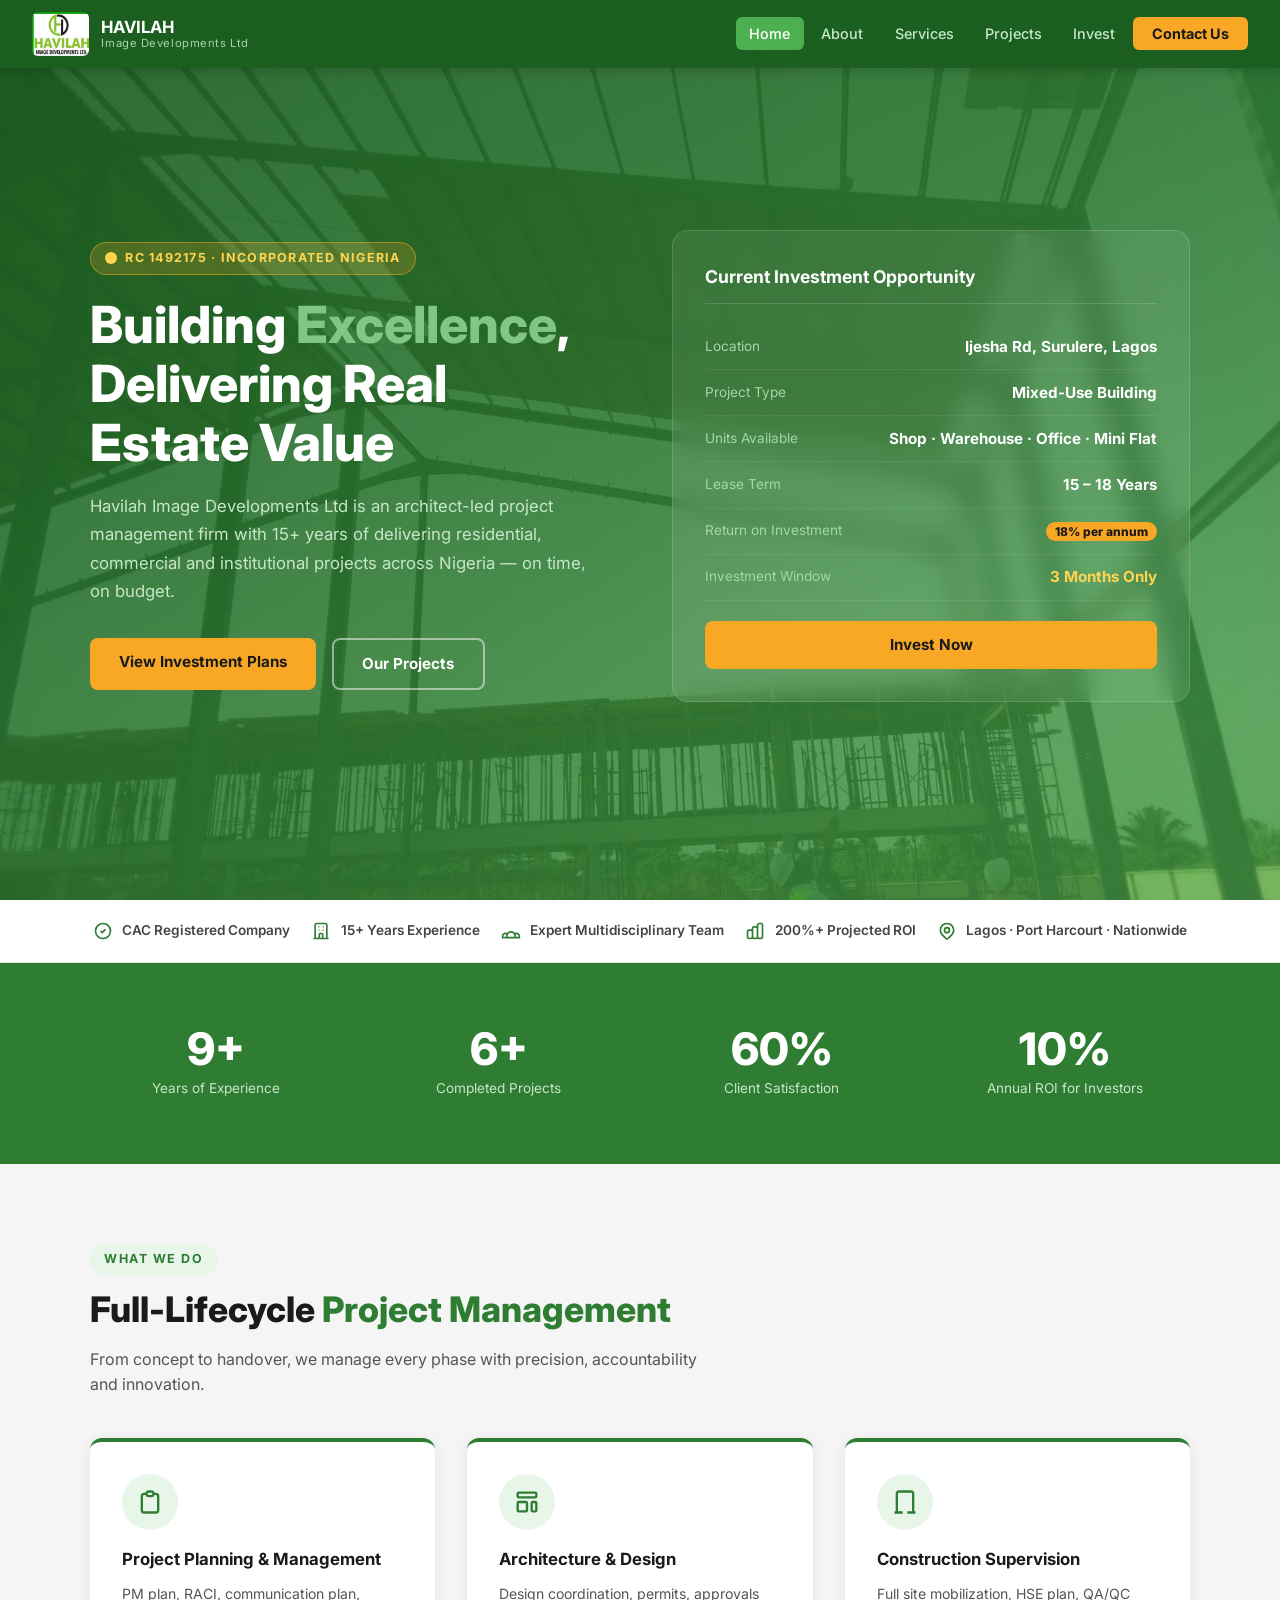
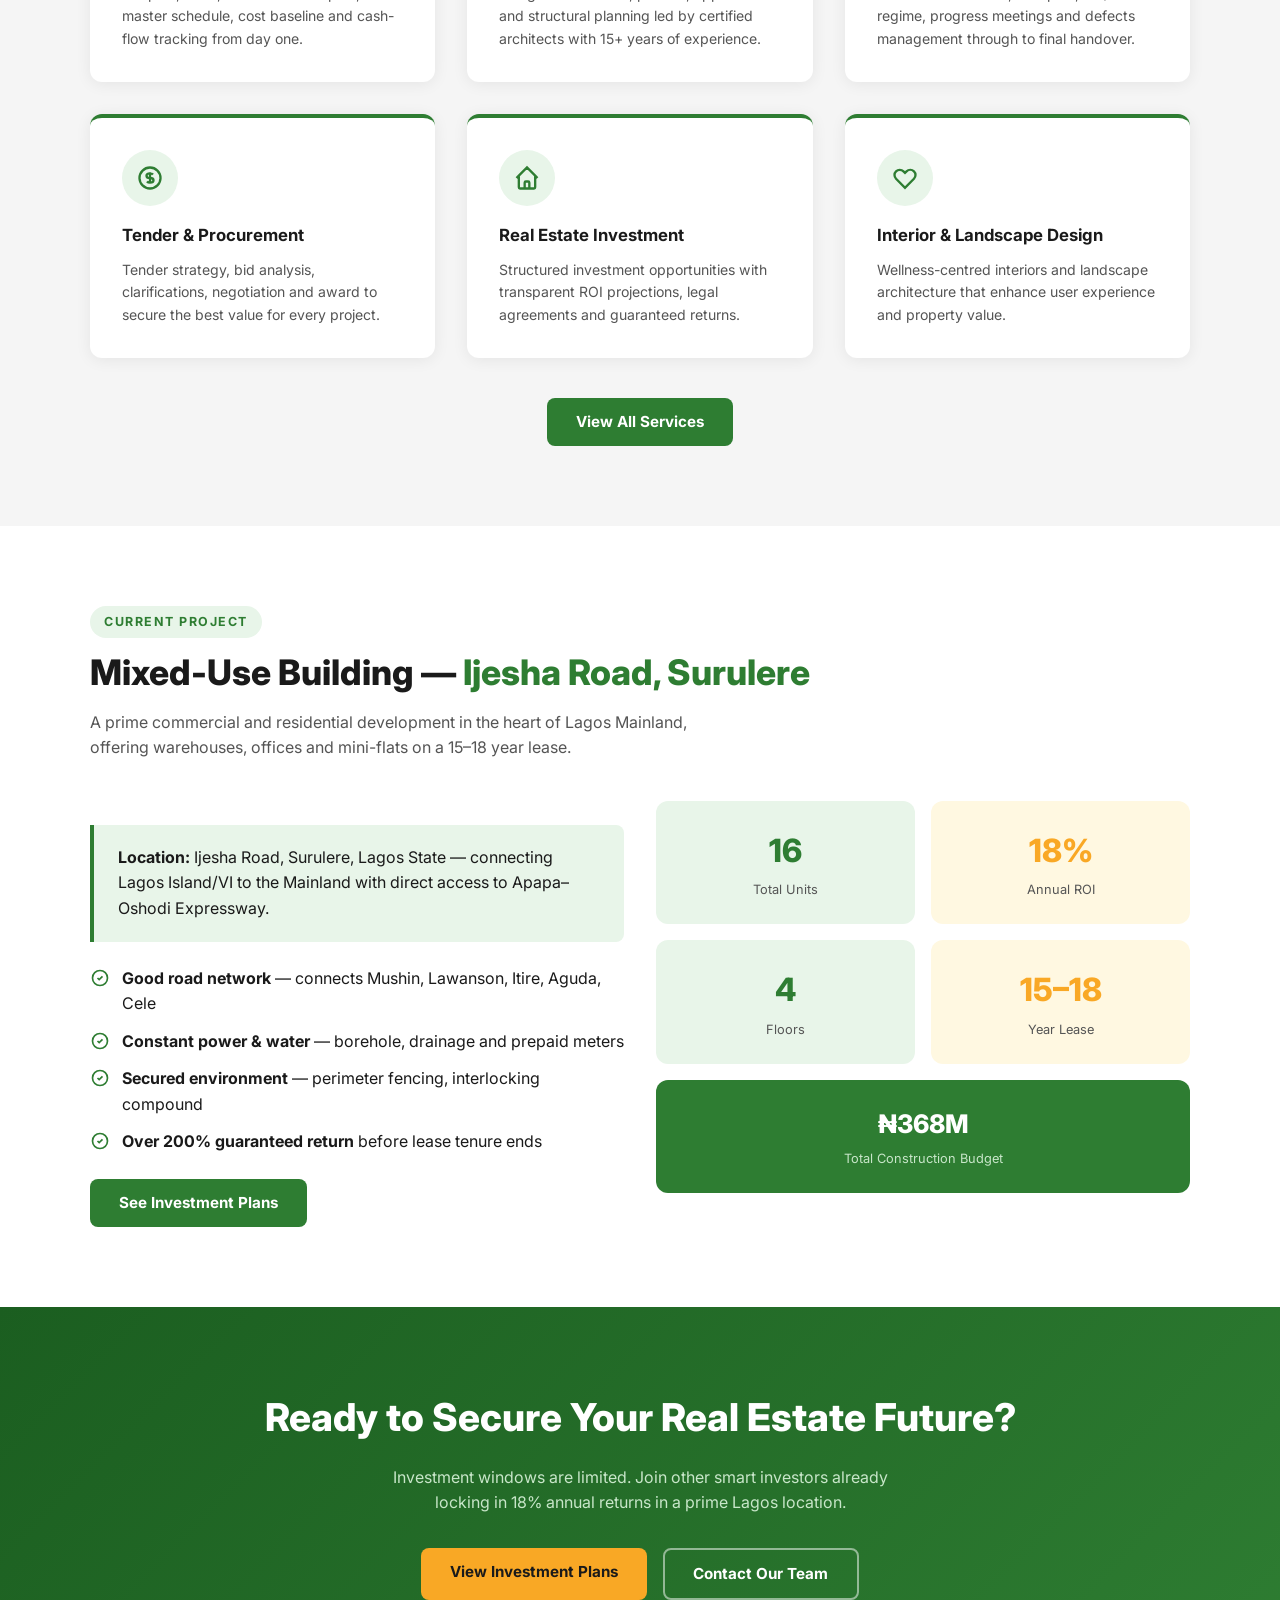
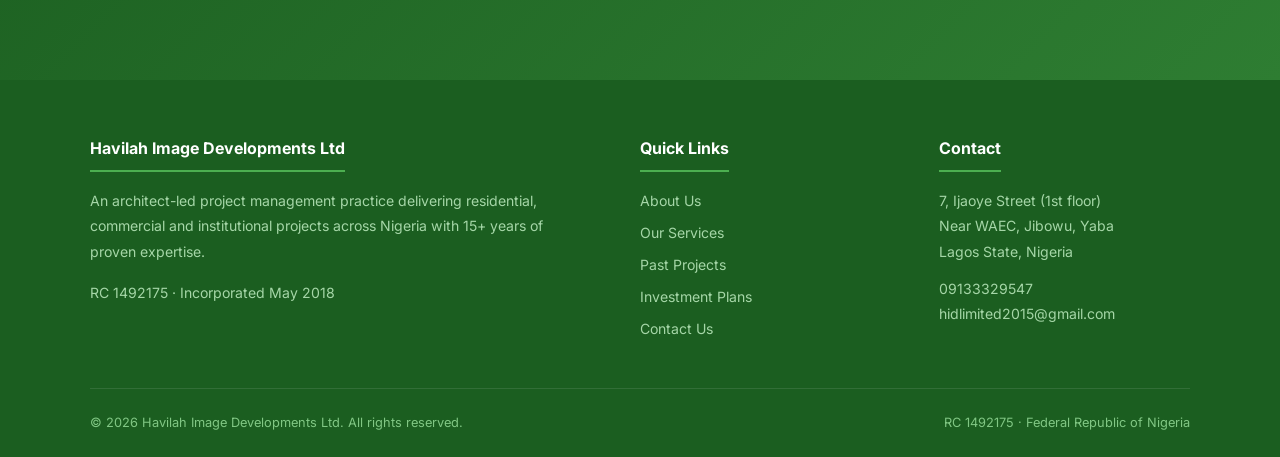
<file: index.html>
<!DOCTYPE html>
<html lang="en">
<head>
  <meta charset="UTF-8" />
  <meta name="viewport" content="width=device-width, initial-scale=1.0" />
  <title>Havilah Image Developments Ltd — Building Excellence</title>
  <meta name="description" content="Havilah Image Developments Ltd — Architect-led project management firm with 15+ years delivering residential, commercial and institutional projects in Nigeria." />
  <link rel="icon" type="image/x-icon" href="/favicon.ico" />
  <link rel="icon" type="image/png" sizes="32x32" href="/assets/images/favicon-32.png" />
  <link rel="icon" type="image/png" sizes="16x16" href="/assets/images/favicon-16.png" />
  <link rel="apple-touch-icon" sizes="180x180" href="/assets/images/apple-touch-icon.png" />
  <link rel="preconnect" href="https://fonts.googleapis.com" />
  <link href="https://fonts.googleapis.com/css2?family=Inter:wght@400;500;600;700;800&display=swap" rel="stylesheet" />
  <link rel="stylesheet" href="assets/css/style.css" />
  <style>
    /* ── HERO ── */
    .hero {
      min-height: 100vh;
      background: linear-gradient(135deg, rgba(27,94,32,0.92) 0%, rgba(46,125,50,0.85) 50%, rgba(76,175,80,0.7) 100%),
                  url('assets/images/hero-bg.jpg') center/cover no-repeat;
      display: flex;
      align-items: center;
      padding: 6rem 2rem 4rem;
      color: white;
    }

    .hero-inner {
      max-width: 1100px;
      margin: 0 auto;
      display: grid;
      grid-template-columns: 1fr 1fr;
      gap: 4rem;
      align-items: center;
    }

    .hero-tag {
      display: inline-flex;
      align-items: center;
      gap: 0.5rem;
      background: rgba(249,168,37,0.2);
      border: 1px solid rgba(249,168,37,0.5);
      color: #FFD54F;
      font-size: 0.78rem;
      font-weight: 700;
      letter-spacing: 0.1em;
      text-transform: uppercase;
      padding: 0.35rem 0.9rem;
      border-radius: 50px;
      margin-bottom: 1.25rem;
    }

    .hero h1 {
      font-size: clamp(2rem, 5vw, 3.2rem);
      font-weight: 800;
      line-height: 1.15;
      margin-bottom: 1.25rem;
    }

    .hero h1 span {
      color: #81C784;
    }

    .hero p {
      font-size: 1.05rem;
      color: #c8e6c9;
      margin-bottom: 2rem;
      line-height: 1.7;
    }

    .hero-actions {
      display: flex;
      gap: 1rem;
      flex-wrap: wrap;
    }

    .hero-card {
      background: rgba(255,255,255,0.08);
      backdrop-filter: blur(12px);
      border: 1px solid rgba(255,255,255,0.15);
      border-radius: 16px;
      padding: 2rem;
    }

    .hero-card h3 {
      font-size: 1.1rem;
      font-weight: 700;
      margin-bottom: 1.25rem;
      color: white;
      border-bottom: 1px solid rgba(255,255,255,0.15);
      padding-bottom: 0.75rem;
    }

    .invest-row {
      display: flex;
      justify-content: space-between;
      align-items: center;
      padding: 0.65rem 0;
      border-bottom: 1px solid rgba(255,255,255,0.08);
    }

    .invest-row:last-child { border: none; }

    .invest-row .label { color: #a5d6a7; font-size: 0.85rem; }
    .invest-row .value { color: white; font-weight: 700; font-size: 0.95rem; }
    .invest-row .roi { background: #F9A825; color: #1a1a1a; font-size: 0.75rem; font-weight: 800; padding: 0.15rem 0.55rem; border-radius: 50px; }

    .hero-card .btn {
      width: 100%;
      text-align: center;
      margin-top: 1.25rem;
    }

    /* ── TRUST BAR ── */
    .trust-bar {
      background: white;
      padding: 1.25rem 2rem;
      border-bottom: 1px solid #e0e0e0;
    }

    .trust-bar-inner {
      max-width: 1100px;
      margin: 0 auto;
      display: flex;
      justify-content: space-around;
      align-items: center;
      flex-wrap: wrap;
      gap: 1rem;
    }

    .trust-item {
      display: flex;
      align-items: center;
      gap: 0.6rem;
      font-size: 0.85rem;
      font-weight: 600;
      color: #444;
    }

    .trust-item svg {
      width: 20px;
      height: 20px;
      stroke: var(--green-main);
    }

    /* ── STATS ── */
    .stats-section {
      background: var(--green-main);
      padding: 4rem 2rem;
    }

    .stats-grid {
      max-width: 1100px;
      margin: 0 auto;
      display: grid;
      grid-template-columns: repeat(4, 1fr);
      gap: 2rem;
      text-align: center;
    }

    .stat-item .num {
      font-size: 2.8rem;
      font-weight: 800;
      color: white;
      line-height: 1;
    }

    .stat-item .lbl {
      font-size: 0.85rem;
      color: #c8e6c9;
      margin-top: 0.4rem;
    }

    .stat-divider {
      width: 1px;
      background: rgba(255,255,255,0.2);
    }

    /* ── SERVICES PREVIEW ── */
    .service-card {
      border-radius: 12px;
      padding: 2rem;
      background: white;
      box-shadow: 0 2px 16px rgba(0,0,0,0.07);
      border-top: 4px solid var(--green-main);
      transition: transform 0.2s;
    }

    .service-card:hover { transform: translateY(-5px); }

    .service-card h3 {
      font-size: 1.05rem;
      font-weight: 700;
      margin-bottom: 0.6rem;
      color: var(--dark);
    }

    .service-card p {
      font-size: 0.88rem;
      color: var(--gray-text);
      line-height: 1.6;
    }

    /* ── PROJECT PREVIEW ── */
    .project-thumb {
      border-radius: 12px;
      overflow: hidden;
      box-shadow: 0 4px 20px rgba(0,0,0,0.1);
      position: relative;
    }

    .project-thumb img {
      width: 100%;
      height: 220px;
      object-fit: cover;
      display: block;
    }

    .project-overlay {
      position: absolute;
      bottom: 0;
      left: 0;
      right: 0;
      background: linear-gradient(transparent, rgba(27,94,32,0.9));
      padding: 1rem;
      color: white;
      font-size: 0.85rem;
      font-weight: 600;
    }


    /* ── REVEAL ANIMATION ── */
    [data-reveal] {
      opacity: 0;
      transform: translateY(24px);
      transition: opacity 0.6s ease, transform 0.6s ease;
    }

    [data-reveal].revealed {
      opacity: 1;
      transform: none;
    }

    @media (max-width: 768px) {
      .hero-inner { grid-template-columns: 1fr; gap: 2.5rem; }
      .stats-grid { grid-template-columns: repeat(2, 1fr); }
      .stat-divider { display: none; }
      .hero { padding: 5rem 1rem 3rem; }
      .hero-actions { flex-direction: column; }
      .hero-actions .btn { text-align: center; }
    }

    @media (max-width: 480px) {
      .hero h1 { font-size: 1.75rem; }
      .hero-card { padding: 1.25rem; }
      .stats-grid { grid-template-columns: repeat(2, 1fr); gap: 1rem; }
      .stat-item .num { font-size: 2rem; }
      .trust-bar-inner { flex-direction: column; align-items: flex-start; gap: 0.75rem; }
    }
  </style>
</head>
<body>

<!-- ── NAVBAR ── -->
<nav class="navbar">
  <a href="index.html" class="navbar-brand">
    <img src="/assets/images/logo.png" alt="Havilah Logo" style="height:44px;width:auto;border-radius:6px;" />
    <span>HAVILAH<small>Image Developments Ltd</small></span>
  </a>
  <button class="hamburger" aria-label="Menu">
    <span></span><span></span><span></span>
  </button>
  <ul class="nav-links">
    <li><a href="index.html">Home</a></li>
    <li><a href="about.html">About</a></li>
    <li><a href="services.html">Services</a></li>
    <li><a href="projects.html">Projects</a></li>
    <li><a href="investment.html">Invest</a></li>
    <li><a href="contact.html" class="nav-cta">Contact Us</a></li>
  </ul>
</nav>

<!-- ── HERO ── -->
<section class="hero">
  <div class="hero-inner">
    <div>
      <div class="hero-tag">
        <svg width="12" height="12" viewBox="0 0 12 12" fill="#FFD54F"><circle cx="6" cy="6" r="6"/></svg>
        RC 1492175 · Incorporated Nigeria
      </div>
      <h1>Building <span>Excellence</span>, Delivering Real Estate Value</h1>
      <p>Havilah Image Developments Ltd is an architect-led project management firm with 15+ years of delivering residential, commercial and institutional projects across Nigeria — on time, on budget.</p>
      <div class="hero-actions">
        <a href="investment.html" class="btn btn-gold">View Investment Plans</a>
        <a href="projects.html" class="btn btn-outline" style="color:white;border-color:rgba(255,255,255,0.5);">Our Projects</a>
      </div>
    </div>
    <div class="hero-card">
      <h3>Current Investment Opportunity</h3>
      <div class="invest-row">
        <span class="label">Location</span>
        <span class="value">Ijesha Rd, Surulere, Lagos</span>
      </div>
      <div class="invest-row">
        <span class="label">Project Type</span>
        <span class="value">Mixed-Use Building</span>
      </div>
      <div class="invest-row">
        <span class="label">Units Available</span>
        <span class="value">Shop · Warehouse · Office · Mini Flat</span>
      </div>
      <div class="invest-row">
        <span class="label">Lease Term</span>
        <span class="value">15 – 18 Years</span>
      </div>
      <div class="invest-row">
        <span class="label">Return on Investment</span>
        <span class="value"><span class="roi">18% per annum</span></span>
      </div>
      <div class="invest-row">
        <span class="label">Investment Window</span>
        <span class="value" style="color:#FFD54F;">3 Months Only</span>
      </div>
      <a href="investment.html" class="btn btn-gold">Invest Now</a>
    </div>
  </div>
</section>

<!-- ── TRUST BAR ── -->
<div class="trust-bar">
  <div class="trust-bar-inner">
    <div class="trust-item">
      <svg fill="none" stroke-width="2" viewBox="0 0 24 24"><path d="M9 12l2 2 4-4m6 2a9 9 0 11-18 0 9 9 0 0118 0z"/></svg>
      CAC Registered Company
    </div>
    <div class="trust-item">
      <svg fill="none" stroke-width="2" viewBox="0 0 24 24"><path d="M19 21V5a2 2 0 00-2-2H7a2 2 0 00-2 2v16m14 0h2m-2 0h-5m-9 0H3m2 0h5M9 7h1m-1 4h1m4-4h1m-1 4h1m-5 10v-5a1 1 0 011-1h2a1 1 0 011 1v5m-4 0h4"/></svg>
      15+ Years Experience
    </div>
    <div class="trust-item">
      <svg fill="none" stroke-width="2" viewBox="0 0 24 24"><path d="M17 20h5v-2a3 3 0 00-5.356-1.857M17 20H7m10 0v-2c0-.656-.126-1.283-.356-1.857M7 20H2v-2a3 3 0 015.356-1.857M7 20v-2c0-.656.126-1.283.356-1.857m0 0a5.002 5.002 0 019.288 0"/></svg>
      Expert Multidisciplinary Team
    </div>
    <div class="trust-item">
      <svg fill="none" stroke-width="2" viewBox="0 0 24 24"><path d="M9 19v-6a2 2 0 00-2-2H5a2 2 0 00-2 2v6a2 2 0 002 2h2a2 2 0 002-2zm0 0V9a2 2 0 012-2h2a2 2 0 012 2v10m-6 0a2 2 0 002 2h2a2 2 0 002-2m0 0V5a2 2 0 012-2h2a2 2 0 012 2v14a2 2 0 01-2 2h-2a2 2 0 01-2-2z"/></svg>
      200%+ Projected ROI
    </div>
    <div class="trust-item">
      <svg fill="none" stroke-width="2" viewBox="0 0 24 24"><path d="M17.657 16.657L13.414 20.9a1.998 1.998 0 01-2.827 0l-4.244-4.243a8 8 0 1111.314 0z"/><path d="M15 11a3 3 0 11-6 0 3 3 0 016 0z"/></svg>
      Lagos · Port Harcourt · Nationwide
    </div>
  </div>
</div>

<!-- ── STATS ── -->
<div class="stats-section">
  <div class="stats-grid">
    <div class="stat-item">
      <div class="num" data-count="15" data-suffix="+">0</div>
      <div class="lbl">Years of Experience</div>
    </div>
    <div class="stat-item">
      <div class="num" data-count="10" data-suffix="+">0</div>
      <div class="lbl">Completed Projects</div>
    </div>
    <div class="stat-item">
      <div class="num" data-count="100" data-suffix="%">0</div>
      <div class="lbl">Client Satisfaction</div>
    </div>
    <div class="stat-item">
      <div class="num" data-count="18" data-suffix="%">0</div>
      <div class="lbl">Annual ROI for Investors</div>
    </div>
  </div>
</div>

<!-- ── SERVICES PREVIEW ── -->
<section style="background: var(--gray-light);">
  <div class="container">
    <div data-reveal>
      <span class="section-label">What We Do</span>
      <h2 class="section-title">Full-Lifecycle <span>Project Management</span></h2>
      <p class="section-subtitle">From concept to handover, we manage every phase with precision, accountability and innovation.</p>
    </div>
    <div class="grid-3" data-reveal>
      <div class="service-card">
        <div class="icon-circle">
          <svg fill="none" stroke-width="2" viewBox="0 0 24 24"><path d="M9 5H7a2 2 0 00-2 2v12a2 2 0 002 2h10a2 2 0 002-2V7a2 2 0 00-2-2h-2M9 5a2 2 0 002 2h2a2 2 0 002-2M9 5a2 2 0 012-2h2a2 2 0 012 2"/></svg>
        </div>
        <h3>Project Planning & Management</h3>
        <p>PM plan, RACI, communication plan, master schedule, cost baseline and cash-flow tracking from day one.</p>
      </div>
      <div class="service-card">
        <div class="icon-circle">
          <svg fill="none" stroke-width="2" viewBox="0 0 24 24"><path d="M4 5a1 1 0 011-1h14a1 1 0 011 1v2a1 1 0 01-1 1H5a1 1 0 01-1-1V5zM4 13a1 1 0 011-1h6a1 1 0 011 1v6a1 1 0 01-1 1H5a1 1 0 01-1-1v-6zM16 13a1 1 0 011-1h2a1 1 0 011 1v6a1 1 0 01-1 1h-2a1 1 0 01-1-1v-6z"/></svg>
        </div>
        <h3>Architecture & Design</h3>
        <p>Design coordination, permits, approvals and structural planning led by certified architects with 15+ years of experience.</p>
      </div>
      <div class="service-card">
        <div class="icon-circle">
          <svg fill="none" stroke-width="2" viewBox="0 0 24 24"><path d="M19 21V5a2 2 0 00-2-2H7a2 2 0 00-2 2v16m14 0h2m-2 0h-5m-9 0H3m2 0h5"/></svg>
        </div>
        <h3>Construction Supervision</h3>
        <p>Full site mobilization, HSE plan, QA/QC regime, progress meetings and defects management through to final handover.</p>
      </div>
      <div class="service-card">
        <div class="icon-circle">
          <svg fill="none" stroke-width="2" viewBox="0 0 24 24"><path d="M12 8c-1.657 0-3 .895-3 2s1.343 2 3 2 3 .895 3 2-1.343 2-3 2m0-8c1.11 0 2.08.402 2.599 1M12 8V7m0 1v8m0 0v1m0-1c-1.11 0-2.08-.402-2.599-1M21 12a9 9 0 11-18 0 9 9 0 0118 0z"/></svg>
        </div>
        <h3>Tender & Procurement</h3>
        <p>Tender strategy, bid analysis, clarifications, negotiation and award to secure the best value for every project.</p>
      </div>
      <div class="service-card">
        <div class="icon-circle">
          <svg fill="none" stroke-width="2" viewBox="0 0 24 24"><path d="M3 12l2-2m0 0l7-7 7 7M5 10v10a1 1 0 001 1h3m10-11l2 2m-2-2v10a1 1 0 01-1 1h-3m-6 0a1 1 0 001-1v-4a1 1 0 011-1h2a1 1 0 011 1v4a1 1 0 001 1m-6 0h6"/></svg>
        </div>
        <h3>Real Estate Investment</h3>
        <p>Structured investment opportunities with transparent ROI projections, legal agreements and guaranteed returns.</p>
      </div>
      <div class="service-card">
        <div class="icon-circle">
          <svg fill="none" stroke-width="2" viewBox="0 0 24 24"><path d="M4.318 6.318a4.5 4.5 0 000 6.364L12 20.364l7.682-7.682a4.5 4.5 0 00-6.364-6.364L12 7.636l-1.318-1.318a4.5 4.5 0 00-6.364 0z"/></svg>
        </div>
        <h3>Interior & Landscape Design</h3>
        <p>Wellness-centred interiors and landscape architecture that enhance user experience and property value.</p>
      </div>
    </div>
    <div style="text-align:center;margin-top:2.5rem;" data-reveal>
      <a href="services.html" class="btn btn-primary">View All Services</a>
    </div>
  </div>
</section>

<!-- ── FEATURED PROJECT ── -->
<section>
  <div class="container">
    <div data-reveal>
      <span class="section-label">Current Project</span>
      <h2 class="section-title">Mixed-Use Building — <span>Ijesha Road, Surulere</span></h2>
      <p class="section-subtitle">A prime commercial and residential development in the heart of Lagos Mainland, offering warehouses, offices and mini-flats on a 15–18 year lease.</p>
    </div>
    <div class="grid-2" data-reveal style="align-items:start;">
      <div>
        <div class="highlight-box">
          <strong>Location:</strong> Ijesha Road, Surulere, Lagos State — connecting Lagos Island/VI to the Mainland with direct access to Apapa–Oshodi Expressway.
        </div>
        <ul style="list-style:none;margin:1.5rem 0;display:flex;flex-direction:column;gap:0.75rem;">
          <li style="display:flex;gap:0.75rem;align-items:flex-start;">
            <svg width="20" height="20" fill="none" stroke-width="2" viewBox="0 0 24 24" stroke="#2E7D32" style="flex-shrink:0;margin-top:2px;"><path d="M9 12l2 2 4-4m6 2a9 9 0 11-18 0 9 9 0 0118 0z"/></svg>
            <span><strong>Good road network</strong> — connects Mushin, Lawanson, Itire, Aguda, Cele</span>
          </li>
          <li style="display:flex;gap:0.75rem;align-items:flex-start;">
            <svg width="20" height="20" fill="none" stroke-width="2" viewBox="0 0 24 24" stroke="#2E7D32" style="flex-shrink:0;margin-top:2px;"><path d="M9 12l2 2 4-4m6 2a9 9 0 11-18 0 9 9 0 0118 0z"/></svg>
            <span><strong>Constant power &amp; water</strong> — borehole, drainage and prepaid meters</span>
          </li>
          <li style="display:flex;gap:0.75rem;align-items:flex-start;">
            <svg width="20" height="20" fill="none" stroke-width="2" viewBox="0 0 24 24" stroke="#2E7D32" style="flex-shrink:0;margin-top:2px;"><path d="M9 12l2 2 4-4m6 2a9 9 0 11-18 0 9 9 0 0118 0z"/></svg>
            <span><strong>Secured environment</strong> — perimeter fencing, interlocking compound</span>
          </li>
          <li style="display:flex;gap:0.75rem;align-items:flex-start;">
            <svg width="20" height="20" fill="none" stroke-width="2" viewBox="0 0 24 24" stroke="#2E7D32" style="flex-shrink:0;margin-top:2px;"><path d="M9 12l2 2 4-4m6 2a9 9 0 11-18 0 9 9 0 0118 0z"/></svg>
            <span><strong>Over 200% guaranteed return</strong> before lease tenure ends</span>
          </li>
        </ul>
        <a href="investment.html" class="btn btn-primary">See Investment Plans</a>
      </div>
      <div style="display:grid;grid-template-columns:1fr 1fr;gap:1rem;">
        <div style="background:var(--green-pale);border-radius:12px;padding:1.5rem;text-align:center;">
          <div style="font-size:2rem;font-weight:800;color:var(--green-main);">16</div>
          <div style="font-size:0.8rem;color:#555;margin-top:0.25rem;">Total Units</div>
        </div>
        <div style="background:#FFF8E1;border-radius:12px;padding:1.5rem;text-align:center;">
          <div style="font-size:2rem;font-weight:800;color:#F9A825;">18%</div>
          <div style="font-size:0.8rem;color:#555;margin-top:0.25rem;">Annual ROI</div>
        </div>
        <div style="background:var(--green-pale);border-radius:12px;padding:1.5rem;text-align:center;">
          <div style="font-size:2rem;font-weight:800;color:var(--green-main);">4</div>
          <div style="font-size:0.8rem;color:#555;margin-top:0.25rem;">Floors</div>
        </div>
        <div style="background:#FFF8E1;border-radius:12px;padding:1.5rem;text-align:center;">
          <div style="font-size:2rem;font-weight:800;color:#F9A825;">15–18</div>
          <div style="font-size:0.8rem;color:#555;margin-top:0.25rem;">Year Lease</div>
        </div>
        <div style="background:var(--green-main);border-radius:12px;padding:1.5rem;text-align:center;grid-column:span 2;">
          <div style="font-size:1.6rem;font-weight:800;color:white;">₦368M</div>
          <div style="font-size:0.8rem;color:#c8e6c9;margin-top:0.25rem;">Total Construction Budget</div>
        </div>
      </div>
    </div>
  </div>
</section>

<!-- ── CTA BAND ── -->
<div class="cta-band">
  <h2>Ready to Secure Your Real Estate Future?</h2>
  <p>Investment windows are limited. Join other smart investors already locking in 18% annual returns in a prime Lagos location.</p>
  <div class="btn-actions">
    <a href="investment.html" class="btn btn-gold">View Investment Plans</a>
    <a href="contact.html" class="btn btn-outline" style="color:white;border-color:rgba(255,255,255,0.5);">Contact Our Team</a>
  </div>
</div>

<!-- ── FOOTER ── -->
<footer class="footer">
  <div class="footer-grid">
    <div>
      <h4>Havilah Image Developments Ltd</h4>
      <p>An architect-led project management practice delivering residential, commercial and institutional projects across Nigeria with 15+ years of proven expertise.</p>
      <p style="margin-top:1rem;">RC 1492175 · Incorporated May 2018</p>
    </div>
    <div>
      <h4>Quick Links</h4>
      <ul>
        <li><a href="about.html">About Us</a></li>
        <li><a href="services.html">Our Services</a></li>
        <li><a href="projects.html">Past Projects</a></li>
        <li><a href="investment.html">Investment Plans</a></li>
        <li><a href="contact.html">Contact Us</a></li>
      </ul>
    </div>
    <div>
      <h4>Contact</h4>
      <p>7, Ijaoye Street (1st floor)<br>Near WAEC, Jibowu, Yaba<br>Lagos State, Nigeria</p>
      <p style="margin-top:0.75rem;"><a href="tel:09133329547">09133329547</a></p>
      <p><a href="mailto:hidlimited2015@gmail.com">hidlimited2015@gmail.com</a></p>
    </div>
  </div>
  <div class="footer-bottom">
    <span>&copy; 2026 Havilah Image Developments Ltd. All rights reserved.</span>
    <span>RC 1492175 · Federal Republic of Nigeria</span>
  </div>
</footer>

<script src="assets/js/main.js"></script>
<script src="https://identity.netlify.com/v1/netlify-identity-widget.js"></script>
</body>
</html>
</file>
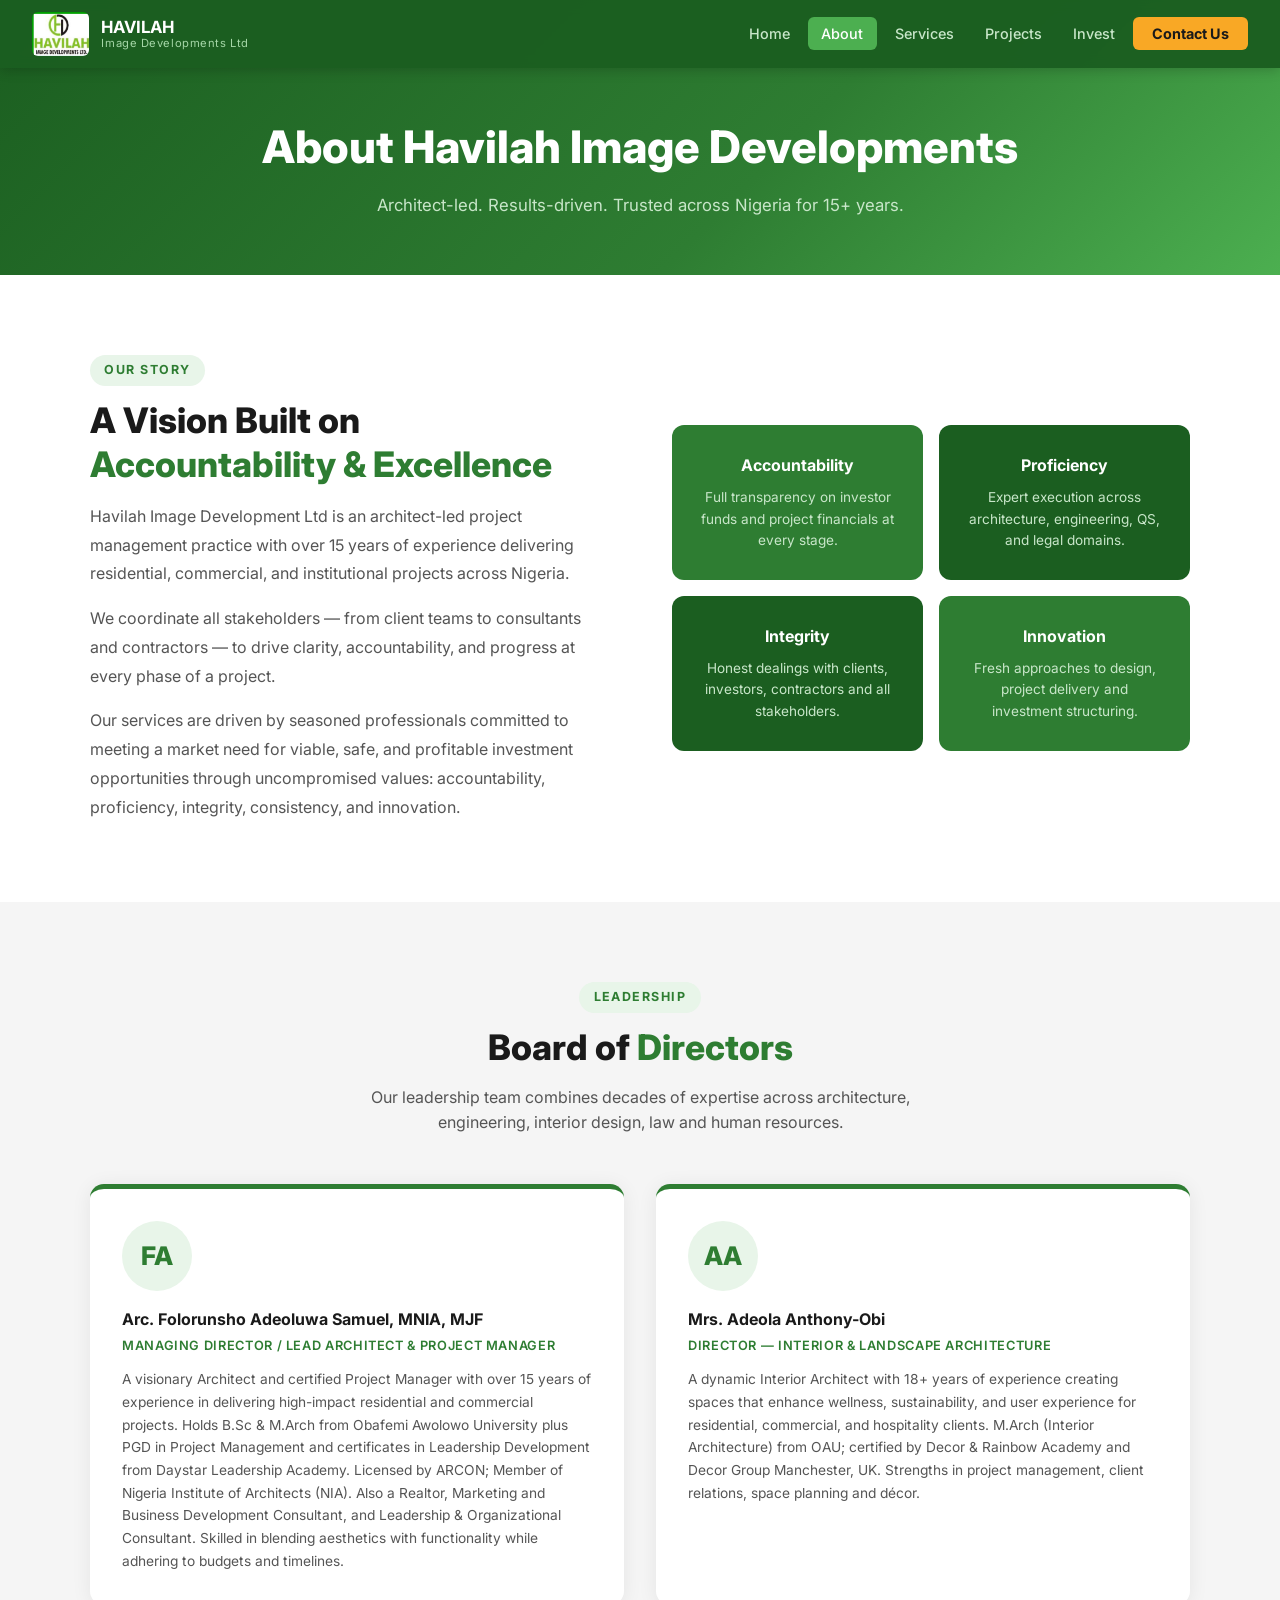
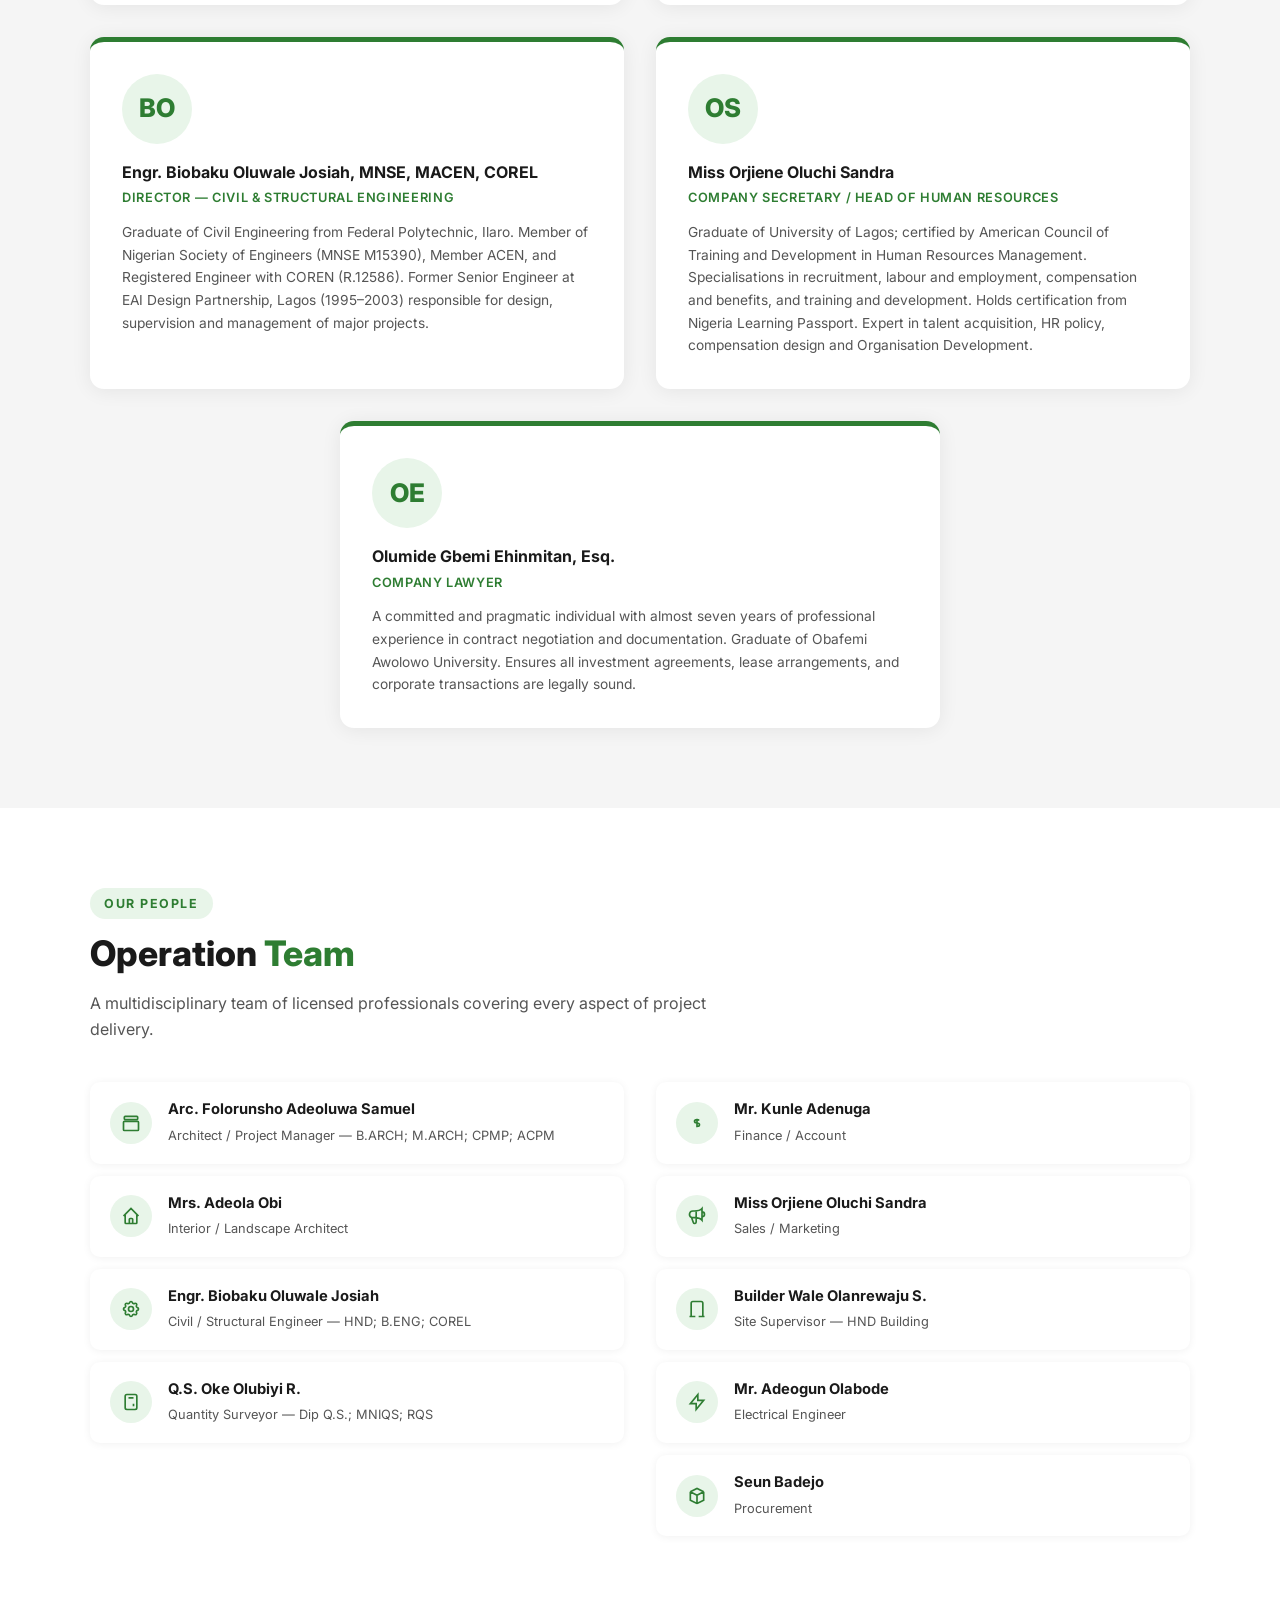
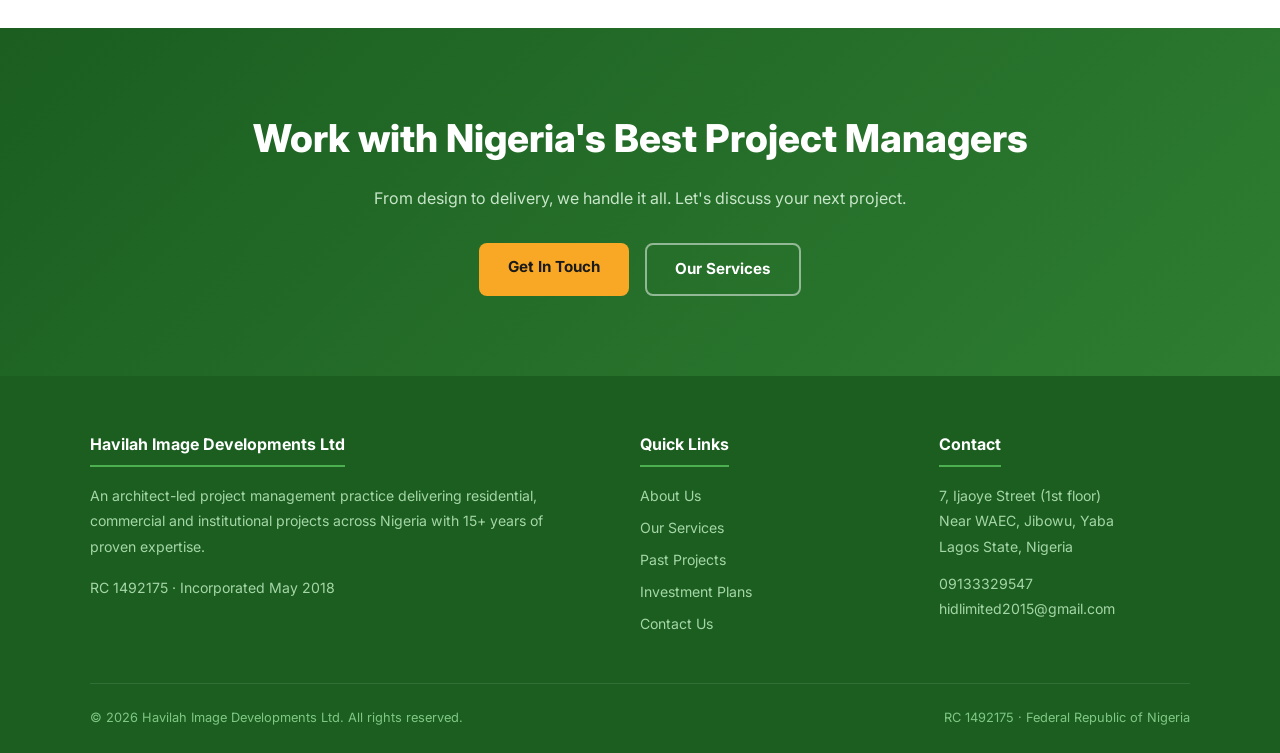
<file: about.html>
<!DOCTYPE html>
<html lang="en">
<head>
  <meta charset="UTF-8" />
  <meta name="viewport" content="width=device-width, initial-scale=1.0" />
  <title>About Us — Havilah Image Developments Ltd</title>
  <meta name="description" content="Learn about Havilah Image Developments Ltd — our story, board of directors, and expert operation team." />
  <link rel="icon" type="image/x-icon" href="/favicon.ico" />
  <link rel="icon" type="image/png" sizes="32x32" href="/assets/images/favicon-32.png" />
  <link rel="icon" type="image/png" sizes="16x16" href="/assets/images/favicon-16.png" />
  <link rel="apple-touch-icon" sizes="180x180" href="/assets/images/apple-touch-icon.png" />
  <link rel="preconnect" href="https://fonts.googleapis.com" />
  <link href="https://fonts.googleapis.com/css2?family=Inter:wght@400;500;600;700;800&display=swap" rel="stylesheet" />
  <link rel="stylesheet" href="assets/css/style.css" />
  <style>
    [data-reveal] {
      opacity: 0; transform: translateY(24px);
      transition: opacity 0.6s ease, transform 0.6s ease;
    }
    [data-reveal].revealed { opacity: 1; transform: none; }

    .team-card {
      background: white;
      border-radius: 14px;
      box-shadow: 0 2px 20px rgba(0,0,0,0.07);
      padding: 2rem;
      border-top: 5px solid var(--green-main);
      transition: transform 0.2s;
    }
    .team-card:hover { transform: translateY(-4px); }

    .team-avatar {
      width: 70px; height: 70px;
      border-radius: 50%;
      background: var(--green-pale);
      display: flex; align-items: center; justify-content: center;
      margin-bottom: 1rem;
      font-size: 1.6rem; font-weight: 800;
      color: var(--green-main);
    }

    .team-card h3 { font-size: 1rem; font-weight: 700; color: var(--dark); margin-bottom: 0.2rem; }
    .team-card .role { font-size: 0.8rem; color: var(--green-main); font-weight: 600; margin-bottom: 0.75rem; text-transform: uppercase; letter-spacing: 0.05em; }
    .team-card p { font-size: 0.86rem; color: var(--gray-text); line-height: 1.65; }

    .ops-row {
      display: flex; align-items: center; gap: 1rem;
      padding: 1rem 1.25rem;
      background: white;
      border-radius: 10px;
      box-shadow: 0 1px 8px rgba(0,0,0,0.06);
      margin-bottom: 0.75rem;
    }
    .ops-icon { width: 42px; height: 42px; border-radius: 50%; background: var(--green-pale); display: flex; align-items: center; justify-content: center; flex-shrink: 0; }
    .ops-icon svg { width: 20px; height: 20px; stroke: var(--green-main); }
    .ops-row h4 { font-size: 0.92rem; font-weight: 700; color: var(--dark); }
    .ops-row span { font-size: 0.8rem; color: var(--gray-text); }

    .value-card {
      background: var(--green-main);
      color: white;
      border-radius: 12px;
      padding: 1.75rem;
      text-align: center;
    }
    .value-card h3 { font-size: 1rem; font-weight: 700; margin-bottom: 0.5rem; }
    .value-card p { font-size: 0.85rem; color: #c8e6c9; }
    @media (max-width: 768px) {
      .team-card { padding: 1.5rem; }
      .ops-row { padding: 0.9rem 1rem; }
      .value-card { padding: 1.25rem; }
    }

    @media (max-width: 480px) {
      .team-avatar { width: 56px; height: 56px; font-size: 1.3rem; }
    }
  </style>
</head>
<body>

<!-- NAVBAR -->
<nav class="navbar">
  <a href="index.html" class="navbar-brand">
    <img src="/assets/images/logo.png" alt="Havilah Logo" style="height:44px;width:auto;border-radius:6px;" />
    <span>HAVILAH<small>Image Developments Ltd</small></span>
  </a>
  <button class="hamburger" aria-label="Menu"><span></span><span></span><span></span></button>
  <ul class="nav-links">
    <li><a href="index.html">Home</a></li>
    <li><a href="about.html">About</a></li>
    <li><a href="services.html">Services</a></li>
    <li><a href="projects.html">Projects</a></li>
    <li><a href="investment.html">Invest</a></li>
    <li><a href="contact.html" class="nav-cta">Contact Us</a></li>
  </ul>
</nav>

<!-- PAGE HEADER -->
<div class="page-header">
  <h1>About Havilah Image Developments</h1>
  <p>Architect-led. Results-driven. Trusted across Nigeria for 15+ years.</p>
</div>

<!-- ABOUT STORY -->
<section>
  <div class="container">
    <div class="grid-2" style="align-items:center;gap:4rem;" data-reveal>
      <div>
        <span class="section-label">Our Story</span>
        <h2 class="section-title">A Vision Built on <span>Accountability & Excellence</span></h2>
        <p style="color:var(--gray-text);margin-bottom:1rem;line-height:1.8;">Havilah Image Development Ltd is an architect-led project management practice with over 15 years of experience delivering residential, commercial, and institutional projects across Nigeria.</p>
        <p style="color:var(--gray-text);margin-bottom:1rem;line-height:1.8;">We coordinate all stakeholders — from client teams to consultants and contractors — to drive clarity, accountability, and progress at every phase of a project.</p>
        <p style="color:var(--gray-text);line-height:1.8;">Our services are driven by seasoned professionals committed to meeting a market need for viable, safe, and profitable investment opportunities through uncompromised values: accountability, proficiency, integrity, consistency, and innovation.</p>
      </div>
      <div class="grid-2" style="gap:1rem;">
        <div class="value-card">
          <h3>Accountability</h3>
          <p>Full transparency on investor funds and project financials at every stage.</p>
        </div>
        <div class="value-card" style="background:var(--green-dark);">
          <h3>Proficiency</h3>
          <p>Expert execution across architecture, engineering, QS, and legal domains.</p>
        </div>
        <div class="value-card" style="background:var(--green-dark);">
          <h3>Integrity</h3>
          <p>Honest dealings with clients, investors, contractors and all stakeholders.</p>
        </div>
        <div class="value-card">
          <h3>Innovation</h3>
          <p>Fresh approaches to design, project delivery and investment structuring.</p>
        </div>
      </div>
    </div>
  </div>
</section>

<!-- BOARD OF DIRECTORS -->
<section style="background:var(--gray-light);">
  <div class="container">
    <div data-reveal style="text-align:center;margin-bottom:3rem;">
      <span class="section-label">Leadership</span>
      <h2 class="section-title">Board of <span>Directors</span></h2>
      <p class="section-subtitle" style="margin:0 auto;">Our leadership team combines decades of expertise across architecture, engineering, interior design, law and human resources.</p>
    </div>
    <div class="grid-2" data-reveal style="gap:2rem;">
      <div class="team-card">
        <div class="team-avatar">FA</div>
        <h3>Arc. Folorunsho Adeoluwa Samuel, MNIA, MJF</h3>
        <div class="role">Managing Director / Lead Architect & Project Manager</div>
        <p>A visionary Architect and certified Project Manager with over 15 years of experience in delivering high-impact residential and commercial projects. Holds B.Sc &amp; M.Arch from Obafemi Awolowo University plus PGD in Project Management and certificates in Leadership Development from Daystar Leadership Academy. Licensed by ARCON; Member of Nigeria Institute of Architects (NIA). Also a Realtor, Marketing and Business Development Consultant, and Leadership &amp; Organizational Consultant. Skilled in blending aesthetics with functionality while adhering to budgets and timelines.</p>
      </div>
      <div class="team-card">
        <div class="team-avatar">AA</div>
        <h3>Mrs. Adeola Anthony-Obi</h3>
        <div class="role">Director — Interior & Landscape Architecture</div>
        <p>A dynamic Interior Architect with 18+ years of experience creating spaces that enhance wellness, sustainability, and user experience for residential, commercial, and hospitality clients. M.Arch (Interior Architecture) from OAU; certified by Decor &amp; Rainbow Academy and Decor Group Manchester, UK. Strengths in project management, client relations, space planning and décor.</p>
      </div>
      <div class="team-card">
        <div class="team-avatar">BO</div>
        <h3>Engr. Biobaku Oluwale Josiah, MNSE, MACEN, COREL</h3>
        <div class="role">Director — Civil & Structural Engineering</div>
        <p>Graduate of Civil Engineering from Federal Polytechnic, Ilaro. Member of Nigerian Society of Engineers (MNSE M15390), Member ACEN, and Registered Engineer with COREN (R.12586). Former Senior Engineer at EAI Design Partnership, Lagos (1995–2003) responsible for design, supervision and management of major projects.</p>
      </div>
      <div class="team-card">
        <div class="team-avatar">OS</div>
        <h3>Miss Orjiene Oluchi Sandra</h3>
        <div class="role">Company Secretary / Head of Human Resources</div>
        <p>Graduate of University of Lagos; certified by American Council of Training and Development in Human Resources Management. Specialisations in recruitment, labour and employment, compensation and benefits, and training and development. Holds certification from Nigeria Learning Passport. Expert in talent acquisition, HR policy, compensation design and Organisation Development.</p>
      </div>
    </div>

    <!-- Lawyer -->
    <div style="margin-top:2rem;" data-reveal>
      <div class="team-card" style="max-width:600px;margin:0 auto;">
        <div class="team-avatar">OE</div>
        <h3>Olumide Gbemi Ehinmitan, Esq.</h3>
        <div class="role">Company Lawyer</div>
        <p>A committed and pragmatic individual with almost seven years of professional experience in contract negotiation and documentation. Graduate of Obafemi Awolowo University. Ensures all investment agreements, lease arrangements, and corporate transactions are legally sound.</p>
      </div>
    </div>
  </div>
</section>

<!-- OPERATION TEAM -->
<section>
  <div class="container">
    <div data-reveal style="margin-bottom:2.5rem;">
      <span class="section-label">Our People</span>
      <h2 class="section-title">Operation <span>Team</span></h2>
      <p class="section-subtitle">A multidisciplinary team of licensed professionals covering every aspect of project delivery.</p>
    </div>
    <div class="grid-2" data-reveal>
      <div>
        <div class="ops-row">
          <div class="ops-icon"><svg fill="none" stroke-width="2" viewBox="0 0 24 24"><path d="M4 5a1 1 0 011-1h14a1 1 0 011 1v2a1 1 0 01-1 1H5a1 1 0 01-1-1V5z"/><rect x="3" y="10" width="18" height="11" rx="1" stroke-width="2" fill="none"/></svg></div>
          <div><h4>Arc. Folorunsho Adeoluwa Samuel</h4><span>Architect / Project Manager — B.ARCH; M.ARCH; CPMP; ACPM</span></div>
        </div>
        <div class="ops-row">
          <div class="ops-icon"><svg fill="none" stroke-width="2" viewBox="0 0 24 24"><path d="M3 12l2-2m0 0l7-7 7 7M5 10v10a1 1 0 001 1h3m10-11l2 2m-2-2v10a1 1 0 01-1 1h-3m-6 0a1 1 0 001-1v-4a1 1 0 011-1h2a1 1 0 011 1v4a1 1 0 001 1m-6 0h6"/></svg></div>
          <div><h4>Mrs. Adeola Obi</h4><span>Interior / Landscape Architect</span></div>
        </div>
        <div class="ops-row">
          <div class="ops-icon"><svg fill="none" stroke-width="2" viewBox="0 0 24 24"><path d="M10.325 4.317c.426-1.756 2.924-1.756 3.35 0a1.724 1.724 0 002.573 1.066c1.543-.94 3.31.826 2.37 2.37a1.724 1.724 0 001.065 2.572c1.756.426 1.756 2.924 0 3.35a1.724 1.724 0 00-1.066 2.573c.94 1.543-.826 3.31-2.37 2.37a1.724 1.724 0 00-2.572 1.065c-.426 1.756-2.924 1.756-3.35 0a1.724 1.724 0 00-2.573-1.066c-1.543.94-3.31-.826-2.37-2.37a1.724 1.724 0 00-1.065-2.572c-1.756-.426-1.756-2.924 0-3.35a1.724 1.724 0 001.066-2.573c-.94-1.543.826-3.31 2.37-2.37.996.608 2.296.07 2.572-1.065z"/><circle cx="12" cy="12" r="3"/></svg></div>
          <div><h4>Engr. Biobaku Oluwale Josiah</h4><span>Civil / Structural Engineer — HND; B.ENG; COREL</span></div>
        </div>
        <div class="ops-row">
          <div class="ops-icon"><svg fill="none" stroke-width="2" viewBox="0 0 24 24"><path d="M9 7h6m0 10v-3m-3 3h.01M9 17h.01M9 14h.01M12 14h.01M15 11h.01M12 11h.01M9 11h.01M7 21h10a2 2 0 002-2V5a2 2 0 00-2-2H7a2 2 0 00-2 2v14a2 2 0 002 2z"/></svg></div>
          <div><h4>Q.S. Oke Olubiyi R.</h4><span>Quantity Surveyor — Dip Q.S.; MNIQS; RQS</span></div>
        </div>
      </div>
      <div>
        <div class="ops-row">
          <div class="ops-icon"><svg fill="none" stroke-width="2" viewBox="0 0 24 24"><path d="M12 8c-1.657 0-3 .895-3 2s1.343 2 3 2 3 .895 3 2-1.343 2-3 2m0-8c1.11 0 2.08.402 2.599 1M12 8V7m0 1v8m0 0v1"/></svg></div>
          <div><h4>Mr. Kunle Adenuga</h4><span>Finance / Account</span></div>
        </div>
        <div class="ops-row">
          <div class="ops-icon"><svg fill="none" stroke-width="2" viewBox="0 0 24 24"><path d="M11 5.882V19.24a1.76 1.76 0 01-3.417.592l-2.147-6.15M18 13a3 3 0 100-6M5.436 13.683A4.001 4.001 0 017 6h1.832c4.1 0 7.625-1.234 9.168-3v14c-1.543-1.766-5.067-3-9.168-3H7a3.988 3.988 0 01-1.564-.317z"/></svg></div>
          <div><h4>Miss Orjiene Oluchi Sandra</h4><span>Sales / Marketing</span></div>
        </div>
        <div class="ops-row">
          <div class="ops-icon"><svg fill="none" stroke-width="2" viewBox="0 0 24 24"><path d="M19 21V5a2 2 0 00-2-2H7a2 2 0 00-2 2v16m14 0h2m-2 0h-5m-9 0H3m2 0h5"/></svg></div>
          <div><h4>Builder Wale Olanrewaju S.</h4><span>Site Supervisor — HND Building</span></div>
        </div>
        <div class="ops-row">
          <div class="ops-icon"><svg fill="none" stroke-width="2" viewBox="0 0 24 24"><path d="M13 10V3L4 14h7v7l9-11h-7z"/></svg></div>
          <div><h4>Mr. Adeogun Olabode</h4><span>Electrical Engineer</span></div>
        </div>
        <div class="ops-row">
          <div class="ops-icon"><svg fill="none" stroke-width="2" viewBox="0 0 24 24"><path d="M20 7l-8-4-8 4m16 0l-8 4m8-4v10l-8 4m0-10L4 7m8 4v10M4 7v10l8 4"/></svg></div>
          <div><h4>Seun Badejo</h4><span>Procurement</span></div>
        </div>
      </div>
    </div>
  </div>
</section>

<!-- CTA -->
<div class="cta-band">
  <h2>Work with Nigeria's Best Project Managers</h2>
  <p>From design to delivery, we handle it all. Let's discuss your next project.</p>
  <div class="btn-actions">
    <a href="contact.html" class="btn btn-gold">Get In Touch</a>
    <a href="services.html" class="btn btn-outline" style="color:white;border-color:rgba(255,255,255,0.5);">Our Services</a>
  </div>
</div>

<!-- FOOTER -->
<footer class="footer">
  <div class="footer-grid">
    <div>
      <h4>Havilah Image Developments Ltd</h4>
      <p>An architect-led project management practice delivering residential, commercial and institutional projects across Nigeria with 15+ years of proven expertise.</p>
      <p style="margin-top:1rem;">RC 1492175 · Incorporated May 2018</p>
    </div>
    <div>
      <h4>Quick Links</h4>
      <ul>
        <li><a href="about.html">About Us</a></li>
        <li><a href="services.html">Our Services</a></li>
        <li><a href="projects.html">Past Projects</a></li>
        <li><a href="investment.html">Investment Plans</a></li>
        <li><a href="contact.html">Contact Us</a></li>
      </ul>
    </div>
    <div>
      <h4>Contact</h4>
      <p>7, Ijaoye Street (1st floor)<br>Near WAEC, Jibowu, Yaba<br>Lagos State, Nigeria</p>
      <p style="margin-top:0.75rem;"><a href="tel:09133329547">09133329547</a></p>
      <p><a href="mailto:hidlimited2015@gmail.com">hidlimited2015@gmail.com</a></p>
    </div>
  </div>
  <div class="footer-bottom">
    <span>&copy; 2026 Havilah Image Developments Ltd. All rights reserved.</span>
    <span>RC 1492175 · Federal Republic of Nigeria</span>
  </div>
</footer>

<script src="assets/js/main.js"></script>
<script src="https://identity.netlify.com/v1/netlify-identity-widget.js"></script>
</body>
</html>
</file>
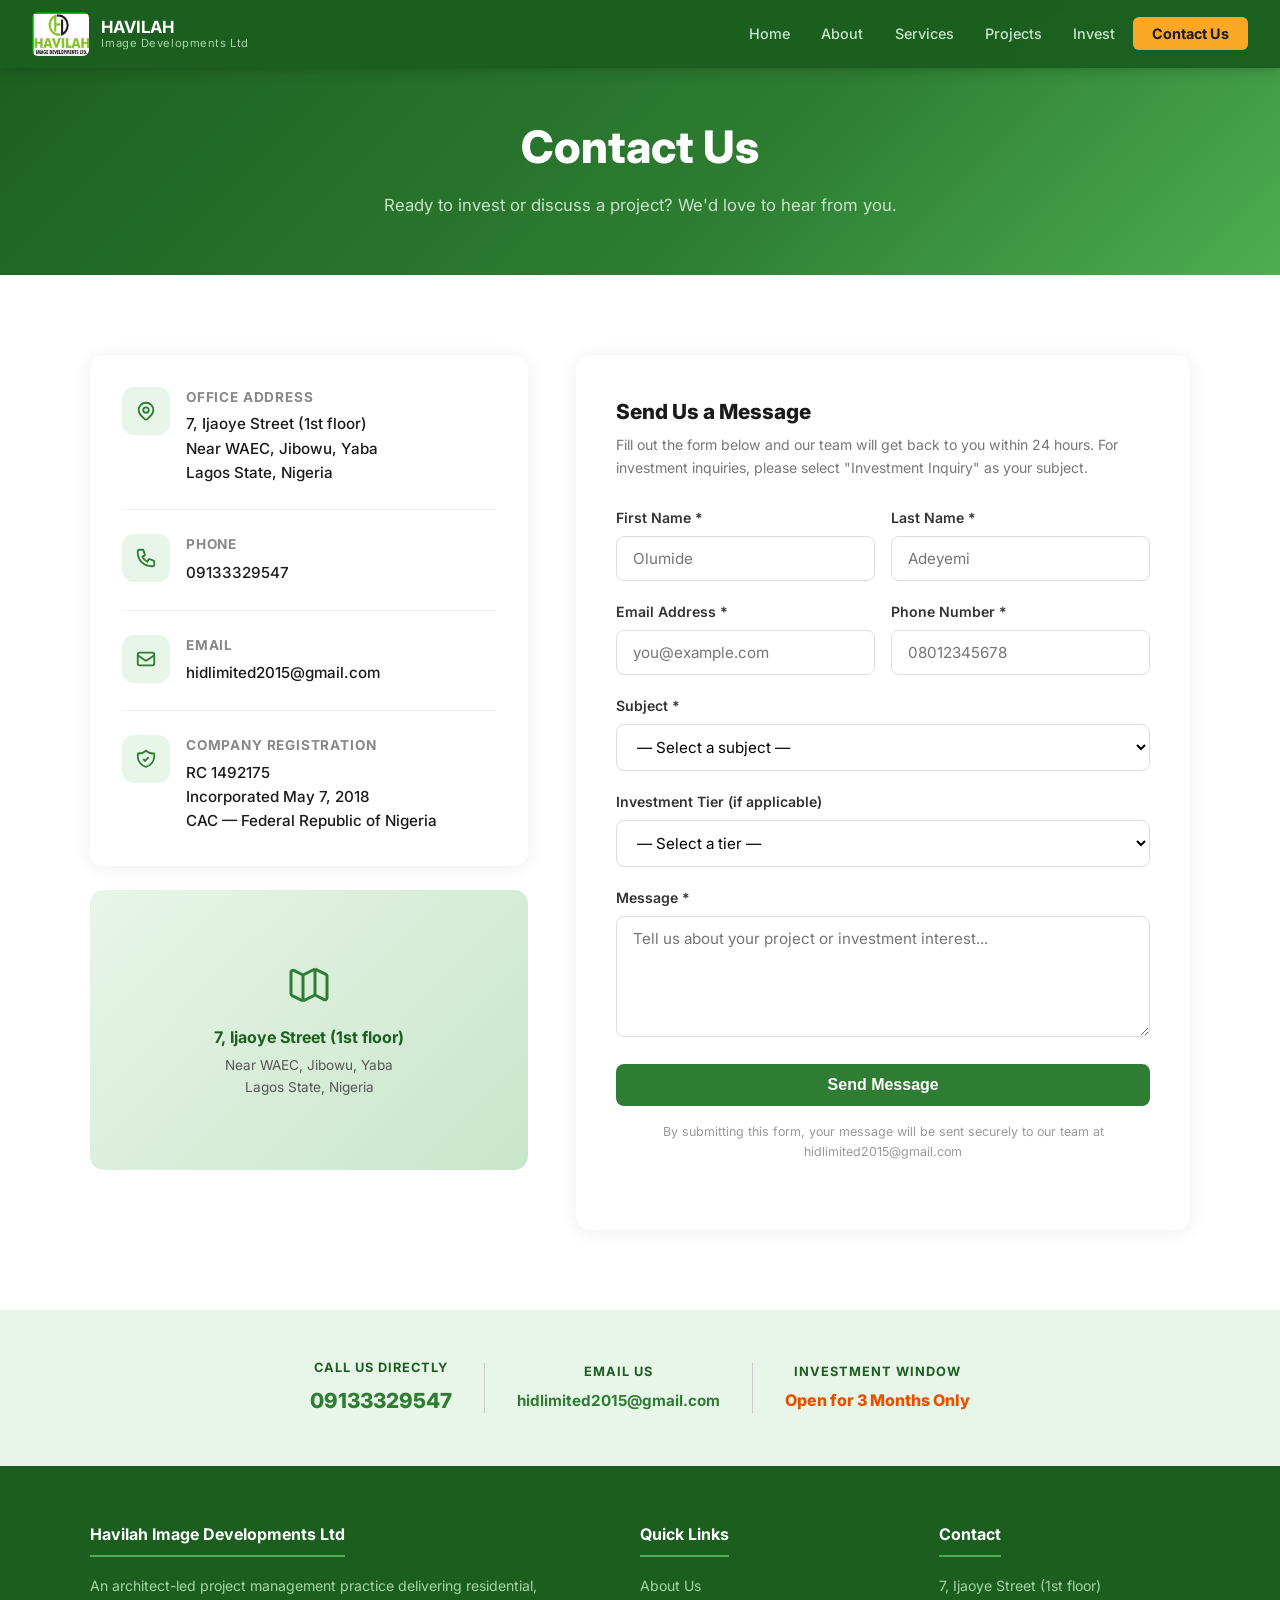
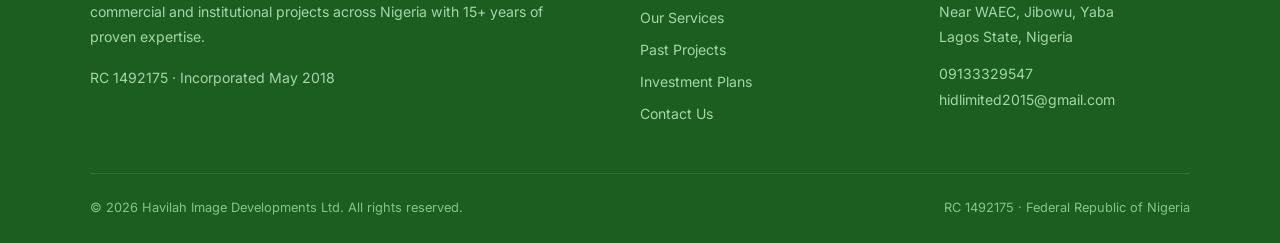
<file: contact.html>
<!DOCTYPE html>
<html lang="en">
<head>
  <meta charset="UTF-8" />
  <meta name="viewport" content="width=device-width, initial-scale=1.0" />
  <title>Contact Us — Havilah Image Developments Ltd</title>
  <meta name="description" content="Get in touch with Havilah Image Developments Ltd — investment inquiries, project consultations and general contact." />
  <link rel="icon" type="image/x-icon" href="/favicon.ico" />
  <link rel="icon" type="image/png" sizes="32x32" href="/assets/images/favicon-32.png" />
  <link rel="icon" type="image/png" sizes="16x16" href="/assets/images/favicon-16.png" />
  <link rel="apple-touch-icon" sizes="180x180" href="/assets/images/apple-touch-icon.png" />
  <link rel="preconnect" href="https://fonts.googleapis.com" />
  <link href="https://fonts.googleapis.com/css2?family=Inter:wght@400;500;600;700;800&display=swap" rel="stylesheet" />
  <link rel="stylesheet" href="assets/css/style.css" />
  <style>
    [data-reveal] { opacity:0;transform:translateY(24px);transition:opacity 0.6s ease,transform 0.6s ease; }
    [data-reveal].revealed { opacity:1;transform:none; }

    .contact-grid {
      display: grid;
      grid-template-columns: 1fr 1.4fr;
      gap: 3rem;
      align-items: start;
    }

    .contact-info-card {
      background: white;
      border-radius: 14px;
      padding: 2rem;
      box-shadow: 0 2px 20px rgba(0,0,0,0.07);
    }

    .contact-item {
      display: flex;
      gap: 1rem;
      margin-bottom: 1.5rem;
      padding-bottom: 1.5rem;
      border-bottom: 1px solid #f0f0f0;
    }

    .contact-item:last-child { margin-bottom: 0; padding-bottom: 0; border: none; }

    .contact-icon {
      width: 48px; height: 48px; border-radius: 12px;
      background: var(--green-pale);
      display: flex; align-items: center; justify-content: center;
      flex-shrink: 0;
    }

    .contact-icon svg { width: 22px; height: 22px; stroke: var(--green-main); }

    .contact-item h4 { font-size: 0.85rem; font-weight: 700; color: #888; text-transform: uppercase; letter-spacing: 0.06em; margin-bottom: 0.25rem; }
    .contact-item p, .contact-item a { font-size: 0.95rem; color: var(--dark); font-weight: 500; text-decoration: none; }
    .contact-item a:hover { color: var(--green-main); }

    .form-card {
      background: white;
      border-radius: 14px;
      padding: 2.5rem;
      box-shadow: 0 2px 20px rgba(0,0,0,0.07);
    }

    .form-card h2 { font-size: 1.3rem; font-weight: 800; margin-bottom: 0.4rem; }
    .form-card p { font-size: 0.88rem; color: #777; margin-bottom: 1.75rem; }

    .form-row { display: grid; grid-template-columns: 1fr 1fr; gap: 1rem; }

    .success-box {
      display: none;
      background: var(--green-pale);
      border: 1.5px solid var(--green-main);
      border-radius: 10px;
      padding: 1.25rem 1.5rem;
      margin-bottom: 1.5rem;
      color: var(--green-dark);
      font-weight: 600;
      font-size: 0.95rem;
    }

    .map-placeholder {
      background: linear-gradient(135deg, var(--green-pale), #c8e6c9);
      border-radius: 14px;
      height: 280px;
      display: flex;
      flex-direction: column;
      align-items: center;
      justify-content: center;
      text-align: center;
      padding: 2rem;
      color: var(--green-dark);
    }

    .map-placeholder svg { width: 48px; height: 48px; stroke: var(--green-main); margin-bottom: 1rem; }
    .map-placeholder h3 { font-size: 1rem; font-weight: 700; margin-bottom: 0.3rem; }
    .map-placeholder p { font-size: 0.85rem; color: #555; }

    @media (max-width: 768px) {
      .contact-grid { grid-template-columns: 1fr; }
      .form-row { grid-template-columns: 1fr; }
      .contact-info-card { padding: 1.25rem; }
      .form-card { padding: 1.25rem; }
      .map-placeholder { padding: 1.25rem; }
    }

    @media (max-width: 480px) {
      .contact-info-card { padding: 1rem; }
      .form-card { padding: 1rem; }
      .contact-item { gap: 0.75rem; }
    }
  </style>
</head>
<body>

<!-- Hidden form for Netlify form detection at deploy time -->
<form name="havilah-contact" netlify netlify-honeypot="bot-field" hidden>
  <input type="text" name="first-name" />
  <input type="text" name="last-name" />
  <input type="email" name="email" />
  <input type="tel" name="phone" />
  <select name="subject"></select>
  <select name="investment-tier"></select>
  <textarea name="message"></textarea>
  <input name="bot-field" />
</form>

<!-- NAVBAR -->
<nav class="navbar">
  <a href="index.html" class="navbar-brand">
    <img src="/assets/images/logo.png" alt="Havilah Logo" style="height:44px;width:auto;border-radius:6px;" />
    <span>HAVILAH<small>Image Developments Ltd</small></span>
  </a>
  <button class="hamburger" aria-label="Menu"><span></span><span></span><span></span></button>
  <ul class="nav-links">
    <li><a href="index.html">Home</a></li>
    <li><a href="about.html">About</a></li>
    <li><a href="services.html">Services</a></li>
    <li><a href="projects.html">Projects</a></li>
    <li><a href="investment.html">Invest</a></li>
    <li><a href="contact.html" class="nav-cta">Contact Us</a></li>
  </ul>
</nav>

<div class="page-header">
  <h1>Contact Us</h1>
  <p>Ready to invest or discuss a project? We'd love to hear from you.</p>
</div>

<!-- CONTACT SECTION -->
<section>
  <div class="container">
    <div class="contact-grid" data-reveal>

      <!-- LEFT: Info -->
      <div>
        <div class="contact-info-card" style="margin-bottom:1.5rem;">
          <div class="contact-item">
            <div class="contact-icon">
              <svg fill="none" stroke-width="2" viewBox="0 0 24 24"><path d="M17.657 16.657L13.414 20.9a1.998 1.998 0 01-2.827 0l-4.244-4.243a8 8 0 1111.314 0z"/><path d="M15 11a3 3 0 11-6 0 3 3 0 016 0z"/></svg>
            </div>
            <div>
              <h4>Office Address</h4>
              <p>7, Ijaoye Street (1st floor)<br>Near WAEC, Jibowu, Yaba<br>Lagos State, Nigeria</p>
            </div>
          </div>
          <div class="contact-item">
            <div class="contact-icon">
              <svg fill="none" stroke-width="2" viewBox="0 0 24 24"><path d="M3 5a2 2 0 012-2h3.28a1 1 0 01.948.684l1.498 4.493a1 1 0 01-.502 1.21l-2.257 1.13a11.042 11.042 0 005.516 5.516l1.13-2.257a1 1 0 011.21-.502l4.493 1.498a1 1 0 01.684.949V19a2 2 0 01-2 2h-1C9.716 21 3 14.284 3 6V5z"/></svg>
            </div>
            <div>
              <h4>Phone</h4>
              <a href="tel:09133329547">09133329547</a>
            </div>
          </div>
          <div class="contact-item">
            <div class="contact-icon">
              <svg fill="none" stroke-width="2" viewBox="0 0 24 24"><path d="M3 8l7.89 5.26a2 2 0 002.22 0L21 8M5 19h14a2 2 0 002-2V7a2 2 0 00-2-2H5a2 2 0 00-2 2v10a2 2 0 002 2z"/></svg>
            </div>
            <div>
              <h4>Email</h4>
              <a href="mailto:hidlimited2015@gmail.com">hidlimited2015@gmail.com</a>
            </div>
          </div>
          <div class="contact-item">
            <div class="contact-icon">
              <svg fill="none" stroke-width="2" viewBox="0 0 24 24"><path d="M9 12l2 2 4-4m5.618-4.016A11.955 11.955 0 0112 2.944a11.955 11.955 0 01-8.618 3.04A12.02 12.02 0 003 9c0 5.591 3.824 10.29 9 11.622 5.176-1.332 9-6.03 9-11.622 0-1.042-.133-2.052-.382-3.016z"/></svg>
            </div>
            <div>
              <h4>Company Registration</h4>
              <p>RC 1492175<br>Incorporated May 7, 2018<br>CAC — Federal Republic of Nigeria</p>
            </div>
          </div>
        </div>

        <!-- Map placeholder -->
        <div class="map-placeholder">
          <svg fill="none" stroke-width="1.5" viewBox="0 0 24 24"><path d="M9 20l-5.447-2.724A1 1 0 013 16.382V5.618a1 1 0 011.447-.894L9 7m0 13l6-3m-6 3V7m6 10l4.553 2.276A1 1 0 0021 18.382V7.618a1 1 0 00-.553-.894L15 4m0 13V4m0 0L9 7"/></svg>
          <h3>7, Ijaoye Street (1st floor)</h3>
          <p>Near WAEC, Jibowu, Yaba<br>Lagos State, Nigeria</p>
        </div>
      </div>

      <!-- RIGHT: Form -->
      <div class="form-card">
        <h2>Send Us a Message</h2>
        <p>Fill out the form below and our team will get back to you within 24 hours. For investment inquiries, please select "Investment Inquiry" as your subject.</p>

        <div id="form-success" class="success-box">
          Your message has been sent successfully! Our team will be in touch within 24 hours.
        </div>

        <!-- Netlify Form -->
        <form name="havilah-contact" method="POST" data-netlify="true" netlify-honeypot="bot-field" action="/contact.html?success=1">
          <input type="hidden" name="form-name" value="havilah-contact" />
          <p style="display:none;"><input name="bot-field" /></p>

          <div class="form-row">
            <div class="form-group">
              <label for="first-name">First Name *</label>
              <input type="text" id="first-name" name="first-name" required placeholder="Olumide" />
            </div>
            <div class="form-group">
              <label for="last-name">Last Name *</label>
              <input type="text" id="last-name" name="last-name" required placeholder="Adeyemi" />
            </div>
          </div>

          <div class="form-row">
            <div class="form-group">
              <label for="email">Email Address *</label>
              <input type="email" id="email" name="email" required placeholder="you@example.com" />
            </div>
            <div class="form-group">
              <label for="phone">Phone Number *</label>
              <input type="tel" id="phone" name="phone" required placeholder="08012345678" />
            </div>
          </div>

          <div class="form-group">
            <label for="subject">Subject *</label>
            <select id="subject" name="subject" required>
              <option value="">— Select a subject —</option>
              <option value="Investment Inquiry">Investment Inquiry (Mixed-Use Building)</option>
              <option value="Project Consultation">Project Consultation</option>
              <option value="Partnership">Partnership / Collaboration</option>
              <option value="General Inquiry">General Inquiry</option>
            </select>
          </div>

          <div class="form-group">
            <label for="investment-tier">Investment Tier (if applicable)</label>
            <select id="investment-tier" name="investment-tier">
              <option value="">— Select a tier —</option>
              <option value="₦15M — 15 Slots">₦15,000,000 — 15 Slots available</option>
              <option value="₦20M — 6 Slots">₦20,000,000 — 6 Slots available</option>
              <option value="₦25M — 3 Slots">₦25,000,000 — 3 Slots available</option>
            </select>
          </div>

          <div class="form-group">
            <label for="message">Message *</label>
            <textarea id="message" name="message" rows="5" required placeholder="Tell us about your project or investment interest..."></textarea>
          </div>

          <button type="submit" class="btn btn-primary" style="width:100%;font-size:1rem;">
            Send Message
          </button>

          <p style="font-size:0.78rem;color:#999;margin-top:1rem;text-align:center;">
            By submitting this form, your message will be sent securely to our team at hidlimited2015@gmail.com
          </p>
        </form>
      </div>
    </div>
  </div>
</section>

<!-- QUICK CONTACT BAND -->
<section style="background:var(--green-pale);padding:3rem 1rem;">
  <div class="container">
    <div style="display:flex;gap:2rem;justify-content:center;flex-wrap:wrap;align-items:center;text-align:center;">
      <div>
        <div style="font-size:0.8rem;font-weight:700;color:var(--green-dark);text-transform:uppercase;letter-spacing:0.08em;margin-bottom:0.35rem;">Call Us Directly</div>
        <a href="tel:09133329547" style="font-size:1.3rem;font-weight:800;color:var(--green-main);text-decoration:none;">09133329547</a>
      </div>
      <div class="divider-line" style="width:1px;height:50px;background:#ccc;"></div>
      <div>
        <div style="font-size:0.8rem;font-weight:700;color:var(--green-dark);text-transform:uppercase;letter-spacing:0.08em;margin-bottom:0.35rem;">Email Us</div>
        <a href="mailto:hidlimited2015@gmail.com" style="font-size:0.95rem;font-weight:700;color:var(--green-main);text-decoration:none;word-break:break-all;">hidlimited2015@gmail.com</a>
      </div>
      <div class="divider-line" style="width:1px;height:50px;background:#ccc;"></div>
      <div>
        <div style="font-size:0.8rem;font-weight:700;color:var(--green-dark);text-transform:uppercase;letter-spacing:0.08em;margin-bottom:0.35rem;">Investment Window</div>
        <span style="font-size:1rem;font-weight:800;color:#E65100;">Open for 3 Months Only</span>
      </div>
    </div>
  </div>
</section>

<!-- FOOTER -->
<footer class="footer">
  <div class="footer-grid">
    <div>
      <h4>Havilah Image Developments Ltd</h4>
      <p>An architect-led project management practice delivering residential, commercial and institutional projects across Nigeria with 15+ years of proven expertise.</p>
      <p style="margin-top:1rem;">RC 1492175 · Incorporated May 2018</p>
    </div>
    <div>
      <h4>Quick Links</h4>
      <ul>
        <li><a href="about.html">About Us</a></li>
        <li><a href="services.html">Our Services</a></li>
        <li><a href="projects.html">Past Projects</a></li>
        <li><a href="investment.html">Investment Plans</a></li>
        <li><a href="contact.html">Contact Us</a></li>
      </ul>
    </div>
    <div>
      <h4>Contact</h4>
      <p>7, Ijaoye Street (1st floor)<br>Near WAEC, Jibowu, Yaba<br>Lagos State, Nigeria</p>
      <p style="margin-top:0.75rem;"><a href="tel:09133329547">09133329547</a></p>
      <p><a href="mailto:hidlimited2015@gmail.com">hidlimited2015@gmail.com</a></p>
    </div>
  </div>
  <div class="footer-bottom">
    <span>&copy; 2026 Havilah Image Developments Ltd. All rights reserved.</span>
    <span>RC 1492175 · Federal Republic of Nigeria</span>
  </div>
</footer>

<script src="assets/js/main.js"></script>
<script src="https://identity.netlify.com/v1/netlify-identity-widget.js"></script>
</body>
</html>
</file>
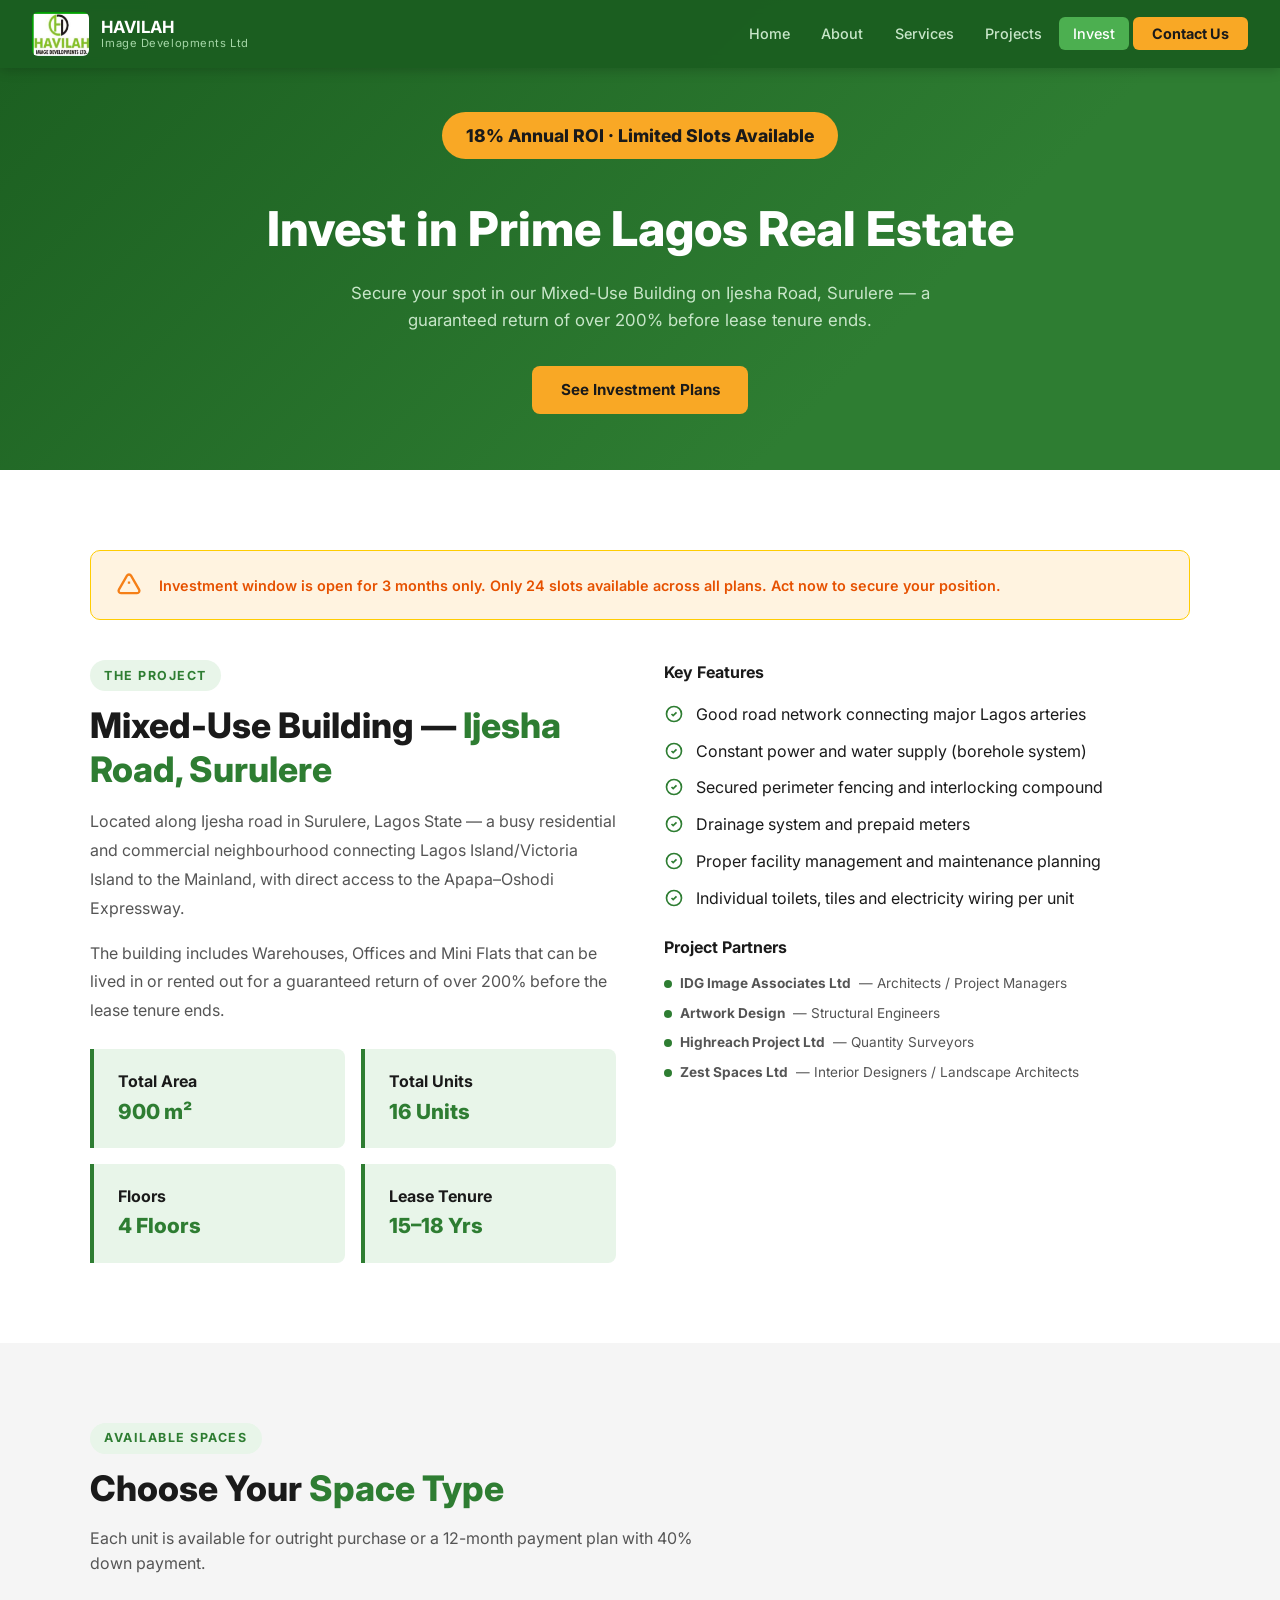
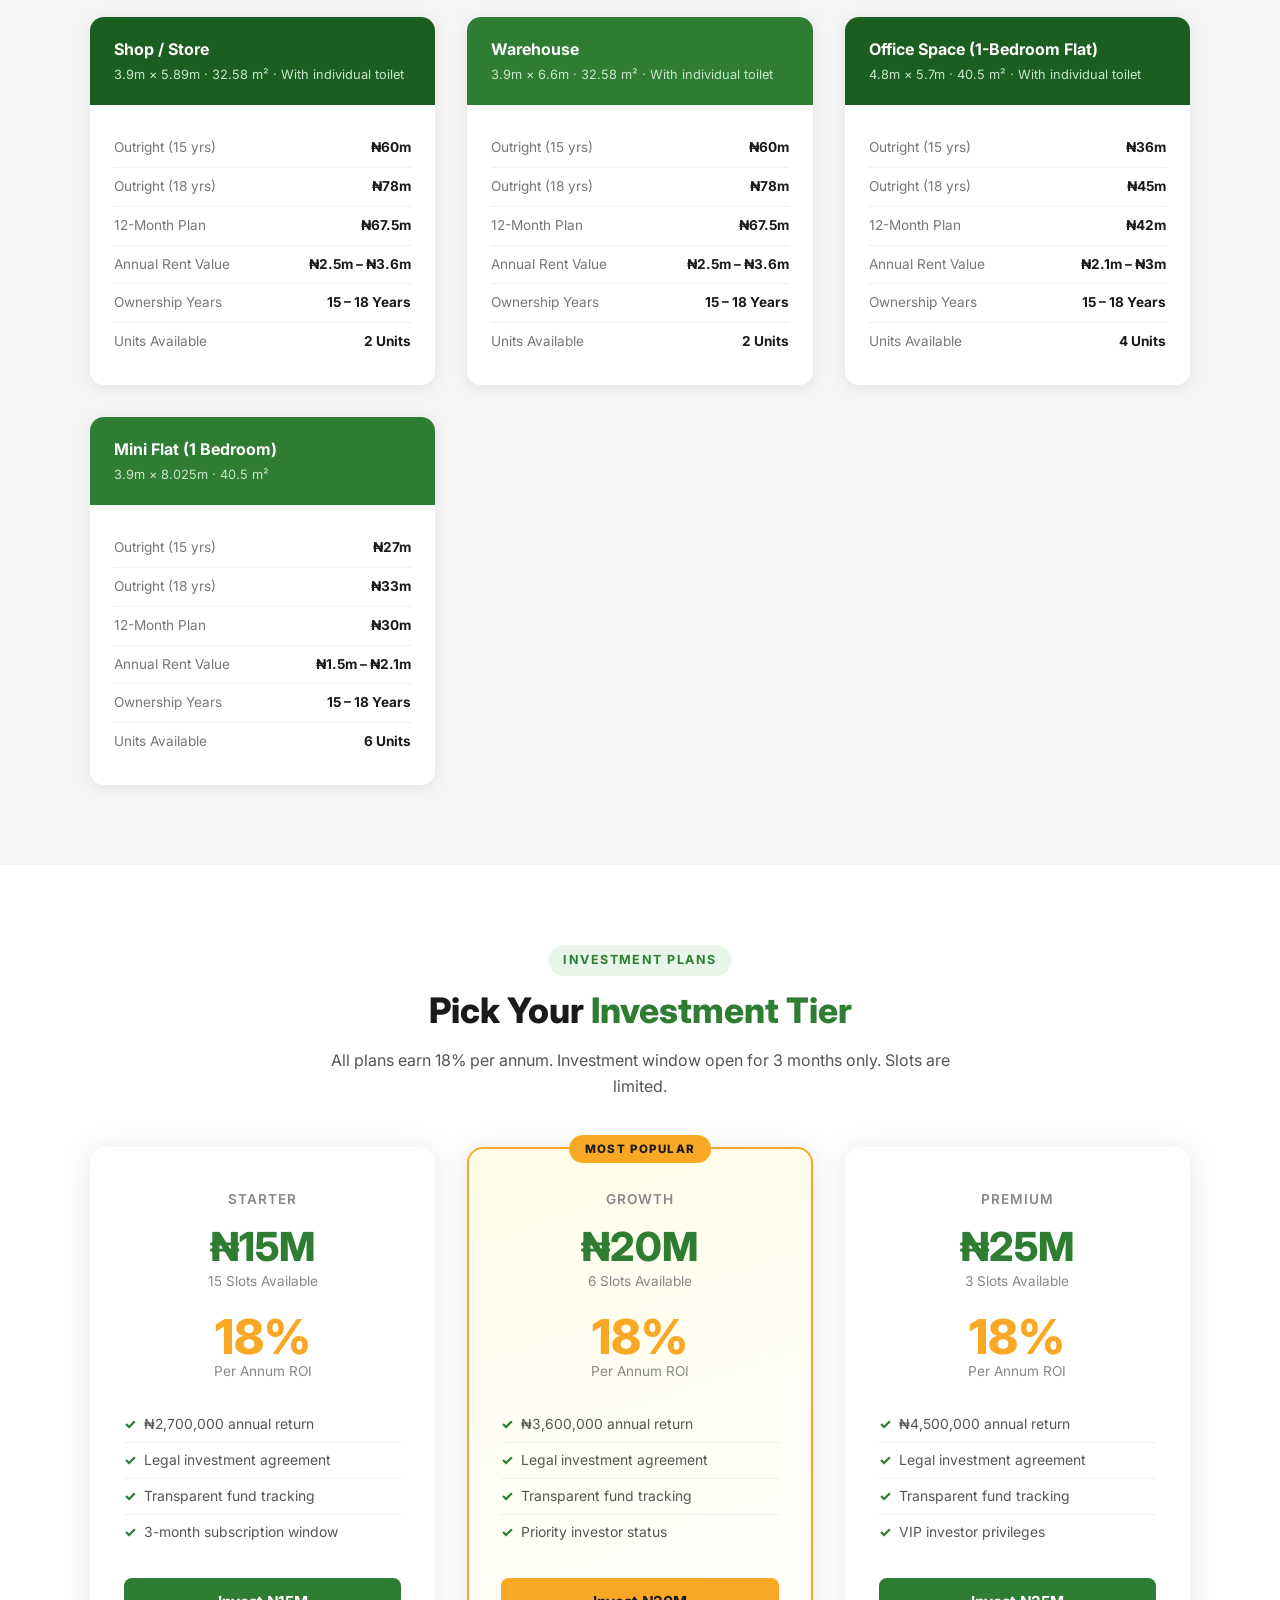
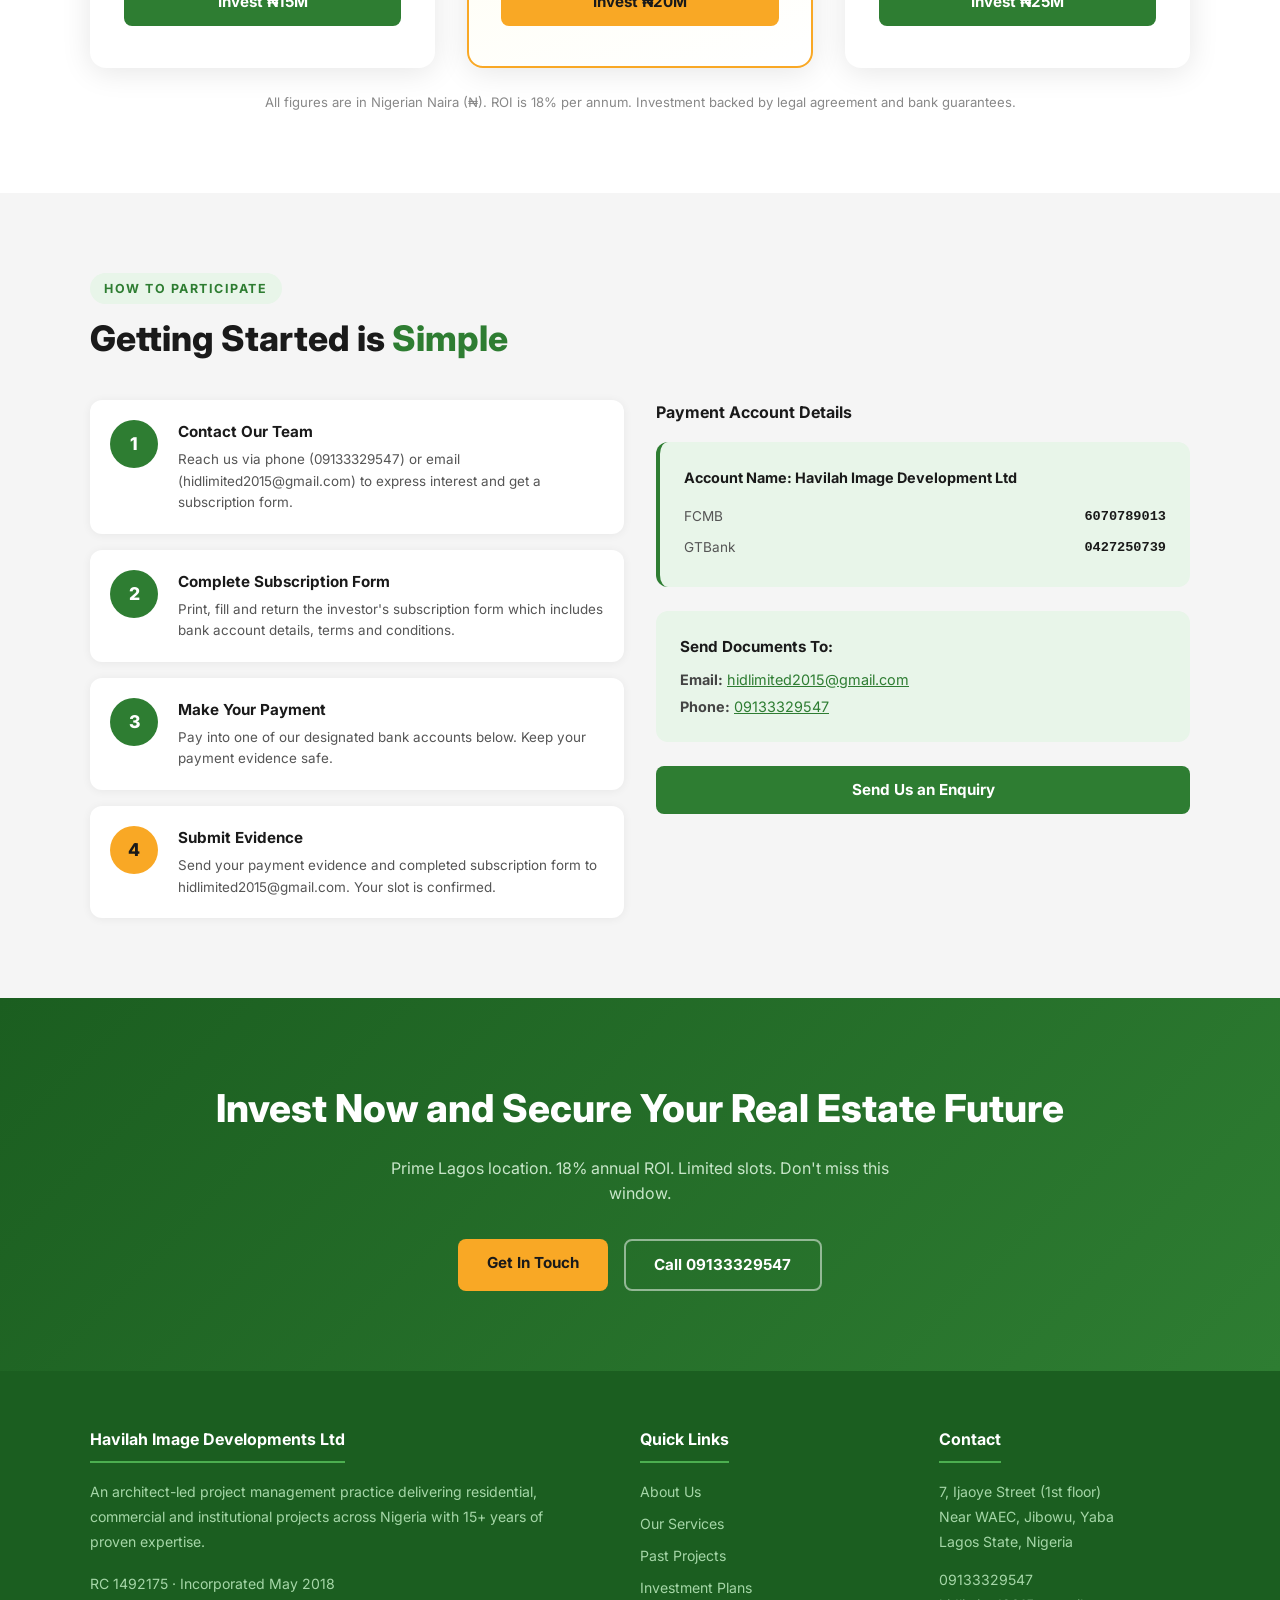
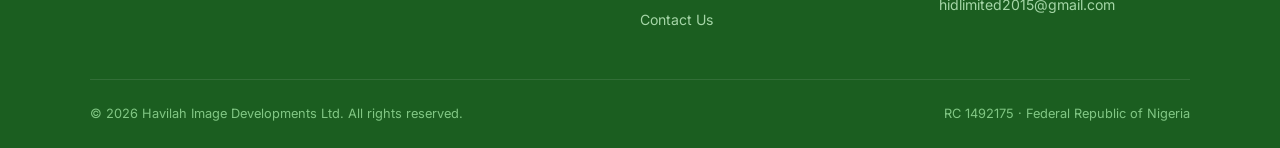
<file: investment.html>
<!DOCTYPE html>
<html lang="en">
<head>
  <meta charset="UTF-8" />
  <meta name="viewport" content="width=device-width, initial-scale=1.0" />
  <title>Investment Plans — Havilah Image Developments Ltd</title>
  <meta name="description" content="Invest in Havilah's Mixed-Use Building on Ijesha Road, Surulere. 18% annual ROI, 15–18 year lease, limited slots available." />
  <link rel="icon" type="image/x-icon" href="/favicon.ico" />
  <link rel="icon" type="image/png" sizes="32x32" href="/assets/images/favicon-32.png" />
  <link rel="icon" type="image/png" sizes="16x16" href="/assets/images/favicon-16.png" />
  <link rel="apple-touch-icon" sizes="180x180" href="/assets/images/apple-touch-icon.png" />
  <link rel="preconnect" href="https://fonts.googleapis.com" />
  <link href="https://fonts.googleapis.com/css2?family=Inter:wght@400;500;600;700;800&display=swap" rel="stylesheet" />
  <link rel="stylesheet" href="assets/css/style.css" />
  <style>
    [data-reveal] { opacity:0;transform:translateY(24px);transition:opacity 0.6s ease,transform 0.6s ease; }
    [data-reveal].revealed { opacity:1;transform:none; }

    .invest-hero {
      background: linear-gradient(135deg, var(--green-dark) 0%, var(--green-main) 70%);
      padding: 7rem 2rem 3.5rem;
      color: white;
      text-align: center;
    }

    .invest-hero h1 { font-size: clamp(2rem, 5vw, 3rem); font-weight: 800; margin-bottom: 0.75rem; }
    .invest-hero p { font-size: 1.05rem; color: #c8e6c9; max-width: 580px; margin: 0 auto 2rem; }

    .roi-badge {
      display: inline-flex;
      align-items: center;
      gap: 0.5rem;
      background: var(--gold);
      color: #1a1a1a;
      font-size: 1.1rem;
      font-weight: 800;
      padding: 0.6rem 1.5rem;
      border-radius: 50px;
      margin-bottom: 2rem;
    }

    .plan-card {
      background: white;
      border-radius: 16px;
      box-shadow: 0 4px 30px rgba(0,0,0,0.1);
      padding: 2.5rem 2rem;
      text-align: center;
      border: 2px solid transparent;
      transition: border-color 0.2s, transform 0.2s;
      position: relative;
    }

    .plan-card:hover {
      border-color: var(--green-main);
      transform: translateY(-5px);
    }

    .plan-card.featured {
      border-color: var(--gold);
      background: linear-gradient(160deg, #FFFDE7, white);
    }

    .plan-card .popular-tag {
      position: absolute;
      top: -14px;
      left: 50%;
      transform: translateX(-50%);
      background: var(--gold);
      color: #1a1a1a;
      font-size: 0.72rem;
      font-weight: 800;
      text-transform: uppercase;
      letter-spacing: 0.1em;
      padding: 0.3rem 1rem;
      border-radius: 50px;
    }

    .plan-card .amount {
      font-size: 2.5rem;
      font-weight: 800;
      color: var(--green-main);
      line-height: 1;
      margin: 1rem 0 0.25rem;
    }

    .plan-card .slots {
      font-size: 0.85rem;
      color: #888;
      margin-bottom: 1.25rem;
    }

    .plan-card .roi-rate {
      font-size: 3rem;
      font-weight: 800;
      color: #F9A825;
      line-height: 1;
    }

    .plan-card .roi-label { font-size: 0.85rem; color: #888; margin-bottom: 1.5rem; }

    .plan-card ul { list-style: none; text-align: left; margin-bottom: 1.75rem; }
    .plan-card ul li {
      display: flex; gap: 0.5rem;
      font-size: 0.87rem; color: #555;
      padding: 0.4rem 0;
      border-bottom: 1px solid #f0f0f0;
    }
    .plan-card ul li:last-child { border: none; }
    .plan-card ul li::before { content: '✓'; color: var(--green-main); font-weight: 800; flex-shrink: 0; }

    .plan-card .btn { width: 100%; text-align: center; }

    .space-card {
      background: white;
      border-radius: 14px;
      box-shadow: 0 2px 16px rgba(0,0,0,0.07);
      overflow: hidden;
    }

    .space-card-header {
      background: var(--green-main);
      color: white;
      padding: 1.25rem 1.5rem;
    }

    .space-card-header h3 { font-size: 1rem; font-weight: 700; }
    .space-card-header .dim { font-size: 0.8rem; color: #c8e6c9; margin-top: 0.15rem; }

    .space-card-body { padding: 1.5rem; }

    .price-row {
      display: flex; justify-content: space-between;
      font-size: 0.85rem; padding: 0.5rem 0;
      border-bottom: 1px solid #f0f0f0;
    }

    .price-row:last-child { border: none; }
    .price-row .lbl { color: #777; }
    .price-row .val { font-weight: 700; color: var(--dark); }

    .how-step {
      display: flex; gap: 1.25rem; align-items: flex-start;
      padding: 1.25rem;
      background: white;
      border-radius: 12px;
      box-shadow: 0 1px 10px rgba(0,0,0,0.06);
    }

    .how-num {
      width: 48px; height: 48px; border-radius: 50%;
      background: var(--green-main); color: white;
      font-weight: 800; font-size: 1.1rem;
      display: flex; align-items: center; justify-content: center;
      flex-shrink: 0;
    }

    .how-step h4 { font-size: 0.95rem; font-weight: 700; margin-bottom: 0.3rem; }
    .how-step p { font-size: 0.84rem; color: var(--gray-text); line-height: 1.6; }

    .bank-card {
      background: var(--green-pale);
      border-radius: 12px;
      padding: 1.5rem;
      border-left: 4px solid var(--green-main);
    }

    .bank-card h4 { font-size: 0.9rem; font-weight: 700; color: var(--dark); margin-bottom: 0.75rem; }
    .bank-row { display: flex; justify-content: space-between; font-size: 0.85rem; padding: 0.3rem 0; }
    .bank-row .bank { color: #555; }
    .bank-row .acct { font-weight: 700; font-family: monospace; color: var(--dark); }

    .urgency-bar {
      background: #FFF3E0;
      border: 1px solid #FFCC02;
      border-radius: 10px;
      padding: 1.25rem 1.5rem;
      display: flex; align-items: center; gap: 1rem;
      margin-bottom: 2.5rem;
    }

    .urgency-bar svg { width: 28px; height: 28px; stroke: #F57F17; flex-shrink: 0; }
    .urgency-bar p { font-size: 0.9rem; color: #E65100; font-weight: 600; }
    @media (max-width: 768px) {
      .invest-hero { padding: 6rem 1rem 3rem; }
      .plan-card { padding: 1.75rem 1.25rem; }
      .space-card-header { padding: 1rem; }
      .space-card-body { padding: 1rem; }
      .urgency-bar { flex-direction: column; gap: 0.5rem; }
      .how-step { gap: 1rem; }
      .bank-card { padding: 1rem; }
    }

    @media (max-width: 480px) {
      .invest-hero h1 { font-size: 1.75rem; }
      .roi-badge { font-size: 0.9rem; padding: 0.5rem 1rem; }
      .plan-card .amount { font-size: 2rem; }
      .plan-card .roi-rate { font-size: 2.2rem; }
    }
  </style>
</head>
<body>

<!-- NAVBAR -->
<nav class="navbar">
  <a href="index.html" class="navbar-brand">
    <img src="/assets/images/logo.png" alt="Havilah Logo" style="height:44px;width:auto;border-radius:6px;" />
    <span>HAVILAH<small>Image Developments Ltd</small></span>
  </a>
  <button class="hamburger" aria-label="Menu"><span></span><span></span><span></span></button>
  <ul class="nav-links">
    <li><a href="index.html">Home</a></li>
    <li><a href="about.html">About</a></li>
    <li><a href="services.html">Services</a></li>
    <li><a href="projects.html">Projects</a></li>
    <li><a href="investment.html">Invest</a></li>
    <li><a href="contact.html" class="nav-cta">Contact Us</a></li>
  </ul>
</nav>

<!-- HERO -->
<div class="invest-hero">
  <div class="roi-badge">18% Annual ROI · Limited Slots Available</div>
  <h1>Invest in Prime Lagos Real Estate</h1>
  <p>Secure your spot in our Mixed-Use Building on Ijesha Road, Surulere — a guaranteed return of over 200% before lease tenure ends.</p>
  <a href="#plans" class="btn btn-gold">See Investment Plans</a>
</div>

<!-- PROJECT OVERVIEW -->
<section>
  <div class="container">
    <div class="urgency-bar" data-reveal>
      <svg fill="none" stroke-width="2" viewBox="0 0 24 24"><path d="M12 9v2m0 4h.01m-6.938 4h13.856c1.54 0 2.502-1.667 1.732-3L13.732 4c-.77-1.333-2.694-1.333-3.464 0L3.34 16c-.77 1.333.192 3 1.732 3z"/></svg>
      <p>Investment window is open for 3 months only. Only 24 slots available across all plans. Act now to secure your position.</p>
    </div>

    <div class="grid-2" style="gap:3rem;align-items:start;" data-reveal>
      <div>
        <span class="section-label">The Project</span>
        <h2 class="section-title">Mixed-Use Building — <span>Ijesha Road, Surulere</span></h2>
        <p style="color:var(--gray-text);line-height:1.8;margin-bottom:1rem;">Located along Ijesha road in Surulere, Lagos State — a busy residential and commercial neighbourhood connecting Lagos Island/Victoria Island to the Mainland, with direct access to the Apapa–Oshodi Expressway.</p>
        <p style="color:var(--gray-text);line-height:1.8;margin-bottom:1.5rem;">The building includes Warehouses, Offices and Mini Flats that can be lived in or rented out for a guaranteed return of over 200% before the lease tenure ends.</p>
        <div style="display:grid;grid-template-columns:1fr 1fr;gap:1rem;">
          <div class="highlight-box" style="margin:0;">
            <strong>Total Area</strong><br>
            <span style="font-size:1.3rem;font-weight:800;color:var(--green-main);">900 m²</span>
          </div>
          <div class="highlight-box" style="margin:0;">
            <strong>Total Units</strong><br>
            <span style="font-size:1.3rem;font-weight:800;color:var(--green-main);">16 Units</span>
          </div>
          <div class="highlight-box" style="margin:0;">
            <strong>Floors</strong><br>
            <span style="font-size:1.3rem;font-weight:800;color:var(--green-main);">4 Floors</span>
          </div>
          <div class="highlight-box" style="margin:0;">
            <strong>Lease Tenure</strong><br>
            <span style="font-size:1.3rem;font-weight:800;color:var(--green-main);">15–18 Yrs</span>
          </div>
        </div>
      </div>
      <div>
        <h3 style="font-size:1rem;font-weight:700;margin-bottom:1rem;">Key Features</h3>
        <ul style="list-style:none;display:flex;flex-direction:column;gap:0.7rem;margin-bottom:1.5rem;">
          <li style="display:flex;gap:0.75rem;">
            <svg width="20" height="20" fill="none" stroke-width="2" viewBox="0 0 24 24" stroke="#2E7D32" style="flex-shrink:0;margin-top:2px;"><path d="M9 12l2 2 4-4m6 2a9 9 0 11-18 0 9 9 0 0118 0z"/></svg>
            Good road network connecting major Lagos arteries
          </li>
          <li style="display:flex;gap:0.75rem;">
            <svg width="20" height="20" fill="none" stroke-width="2" viewBox="0 0 24 24" stroke="#2E7D32" style="flex-shrink:0;margin-top:2px;"><path d="M9 12l2 2 4-4m6 2a9 9 0 11-18 0 9 9 0 0118 0z"/></svg>
            Constant power and water supply (borehole system)
          </li>
          <li style="display:flex;gap:0.75rem;">
            <svg width="20" height="20" fill="none" stroke-width="2" viewBox="0 0 24 24" stroke="#2E7D32" style="flex-shrink:0;margin-top:2px;"><path d="M9 12l2 2 4-4m6 2a9 9 0 11-18 0 9 9 0 0118 0z"/></svg>
            Secured perimeter fencing and interlocking compound
          </li>
          <li style="display:flex;gap:0.75rem;">
            <svg width="20" height="20" fill="none" stroke-width="2" viewBox="0 0 24 24" stroke="#2E7D32" style="flex-shrink:0;margin-top:2px;"><path d="M9 12l2 2 4-4m6 2a9 9 0 11-18 0 9 9 0 0118 0z"/></svg>
            Drainage system and prepaid meters
          </li>
          <li style="display:flex;gap:0.75rem;">
            <svg width="20" height="20" fill="none" stroke-width="2" viewBox="0 0 24 24" stroke="#2E7D32" style="flex-shrink:0;margin-top:2px;"><path d="M9 12l2 2 4-4m6 2a9 9 0 11-18 0 9 9 0 0118 0z"/></svg>
            Proper facility management and maintenance planning
          </li>
          <li style="display:flex;gap:0.75rem;">
            <svg width="20" height="20" fill="none" stroke-width="2" viewBox="0 0 24 24" stroke="#2E7D32" style="flex-shrink:0;margin-top:2px;"><path d="M9 12l2 2 4-4m6 2a9 9 0 11-18 0 9 9 0 0118 0z"/></svg>
            Individual toilets, tiles and electricity wiring per unit
          </li>
        </ul>

        <h3 style="font-size:1rem;font-weight:700;margin-bottom:0.75rem;">Project Partners</h3>
        <div style="display:flex;flex-direction:column;gap:0.5rem;">
          <div style="display:flex;align-items:center;gap:0.5rem;font-size:0.85rem;color:#555;">
            <span style="width:8px;height:8px;background:var(--green-main);border-radius:50%;flex-shrink:0;"></span>
            <strong>IDG Image Associates Ltd</strong> — Architects / Project Managers
          </div>
          <div style="display:flex;align-items:center;gap:0.5rem;font-size:0.85rem;color:#555;">
            <span style="width:8px;height:8px;background:var(--green-main);border-radius:50%;flex-shrink:0;"></span>
            <strong>Artwork Design</strong> — Structural Engineers
          </div>
          <div style="display:flex;align-items:center;gap:0.5rem;font-size:0.85rem;color:#555;">
            <span style="width:8px;height:8px;background:var(--green-main);border-radius:50%;flex-shrink:0;"></span>
            <strong>Highreach Project Ltd</strong> — Quantity Surveyors
          </div>
          <div style="display:flex;align-items:center;gap:0.5rem;font-size:0.85rem;color:#555;">
            <span style="width:8px;height:8px;background:var(--green-main);border-radius:50%;flex-shrink:0;"></span>
            <strong>Zest Spaces Ltd</strong> — Interior Designers / Landscape Architects
          </div>
        </div>
      </div>
    </div>
  </div>
</section>

<!-- SPACE TYPES -->
<section style="background:var(--gray-light);">
  <div class="container">
    <div data-reveal style="margin-bottom:2.5rem;">
      <span class="section-label">Available Spaces</span>
      <h2 class="section-title">Choose Your <span>Space Type</span></h2>
      <p class="section-subtitle">Each unit is available for outright purchase or a 12-month payment plan with 40% down payment.</p>
    </div>
    <div class="grid-3" data-reveal>
      <div class="space-card">
        <div class="space-card-header" style="background:#1B5E20;">
          <h3>Shop / Store</h3>
          <div class="dim">3.9m × 5.89m · 32.58 m² · With individual toilet</div>
        </div>
        <div class="space-card-body">
          <div class="price-row"><span class="lbl">Outright (15 yrs)</span><span class="val">₦60m</span></div>
          <div class="price-row"><span class="lbl">Outright (18 yrs)</span><span class="val">₦78m</span></div>
          <div class="price-row"><span class="lbl">12-Month Plan</span><span class="val">₦67.5m</span></div>
          <div class="price-row"><span class="lbl">Annual Rent Value</span><span class="val">₦2.5m – ₦3.6m</span></div>
          <div class="price-row"><span class="lbl">Ownership Years</span><span class="val">15 – 18 Years</span></div>
          <div class="price-row"><span class="lbl">Units Available</span><span class="val">2 Units</span></div>
        </div>
      </div>
      <div class="space-card">
        <div class="space-card-header">
          <h3>Warehouse</h3>
          <div class="dim">3.9m × 6.6m · 32.58 m² · With individual toilet</div>
        </div>
        <div class="space-card-body">
          <div class="price-row"><span class="lbl">Outright (15 yrs)</span><span class="val">₦60m</span></div>
          <div class="price-row"><span class="lbl">Outright (18 yrs)</span><span class="val">₦78m</span></div>
          <div class="price-row"><span class="lbl">12-Month Plan</span><span class="val">₦67.5m</span></div>
          <div class="price-row"><span class="lbl">Annual Rent Value</span><span class="val">₦2.5m – ₦3.6m</span></div>
          <div class="price-row"><span class="lbl">Ownership Years</span><span class="val">15 – 18 Years</span></div>
          <div class="price-row"><span class="lbl">Units Available</span><span class="val">2 Units</span></div>
        </div>
      </div>
      <div class="space-card">
        <div class="space-card-header" style="background:var(--green-dark);">
          <h3>Office Space (1-Bedroom Flat)</h3>
          <div class="dim">4.8m × 5.7m · 40.5 m² · With individual toilet</div>
        </div>
        <div class="space-card-body">
          <div class="price-row"><span class="lbl">Outright (15 yrs)</span><span class="val">₦36m</span></div>
          <div class="price-row"><span class="lbl">Outright (18 yrs)</span><span class="val">₦45m</span></div>
          <div class="price-row"><span class="lbl">12-Month Plan</span><span class="val">₦42m</span></div>
          <div class="price-row"><span class="lbl">Annual Rent Value</span><span class="val">₦2.1m – ₦3m</span></div>
          <div class="price-row"><span class="lbl">Ownership Years</span><span class="val">15 – 18 Years</span></div>
          <div class="price-row"><span class="lbl">Units Available</span><span class="val">4 Units</span></div>
        </div>
      </div>
      <div class="space-card">
        <div class="space-card-header" style="background:#2E7D32;">
          <h3>Mini Flat (1 Bedroom)</h3>
          <div class="dim">3.9m × 8.025m · 40.5 m²</div>
        </div>
        <div class="space-card-body">
          <div class="price-row"><span class="lbl">Outright (15 yrs)</span><span class="val">₦27m</span></div>
          <div class="price-row"><span class="lbl">Outright (18 yrs)</span><span class="val">₦33m</span></div>
          <div class="price-row"><span class="lbl">12-Month Plan</span><span class="val">₦30m</span></div>
          <div class="price-row"><span class="lbl">Annual Rent Value</span><span class="val">₦1.5m – ₦2.1m</span></div>
          <div class="price-row"><span class="lbl">Ownership Years</span><span class="val">15 – 18 Years</span></div>
          <div class="price-row"><span class="lbl">Units Available</span><span class="val">6 Units</span></div>
        </div>
      </div>
    </div>
  </div>
</section>

<!-- INVESTMENT PLANS -->
<section id="plans">
  <div class="container">
    <div data-reveal style="text-align:center;margin-bottom:3rem;">
      <span class="section-label">Investment Plans</span>
      <h2 class="section-title">Pick Your <span>Investment Tier</span></h2>
      <p class="section-subtitle" style="margin:0 auto;">All plans earn 18% per annum. Investment window open for 3 months only. Slots are limited.</p>
    </div>
    <div class="grid-3" data-reveal>
      <div class="plan-card">
        <div style="font-size:0.85rem;font-weight:600;color:#888;text-transform:uppercase;letter-spacing:0.08em;">Starter</div>
        <div class="amount">₦15M</div>
        <div class="slots">15 Slots Available</div>
        <div class="roi-rate">18%</div>
        <div class="roi-label">Per Annum ROI</div>
        <ul>
          <li>₦2,700,000 annual return</li>
          <li>Legal investment agreement</li>
          <li>Transparent fund tracking</li>
          <li>3-month subscription window</li>
        </ul>
        <a href="contact.html" class="btn btn-primary">Invest ₦15M</a>
      </div>
      <div class="plan-card featured">
        <div class="popular-tag">Most Popular</div>
        <div style="font-size:0.85rem;font-weight:600;color:#888;text-transform:uppercase;letter-spacing:0.08em;">Growth</div>
        <div class="amount">₦20M</div>
        <div class="slots">6 Slots Available</div>
        <div class="roi-rate">18%</div>
        <div class="roi-label">Per Annum ROI</div>
        <ul>
          <li>₦3,600,000 annual return</li>
          <li>Legal investment agreement</li>
          <li>Transparent fund tracking</li>
          <li>Priority investor status</li>
        </ul>
        <a href="contact.html" class="btn btn-gold">Invest ₦20M</a>
      </div>
      <div class="plan-card">
        <div style="font-size:0.85rem;font-weight:600;color:#888;text-transform:uppercase;letter-spacing:0.08em;">Premium</div>
        <div class="amount">₦25M</div>
        <div class="slots">3 Slots Available</div>
        <div class="roi-rate">18%</div>
        <div class="roi-label">Per Annum ROI</div>
        <ul>
          <li>₦4,500,000 annual return</li>
          <li>Legal investment agreement</li>
          <li>Transparent fund tracking</li>
          <li>VIP investor privileges</li>
        </ul>
        <a href="contact.html" class="btn btn-primary">Invest ₦25M</a>
      </div>
    </div>
    <p style="text-align:center;font-size:0.82rem;color:#888;margin-top:1.5rem;">All figures are in Nigerian Naira (₦). ROI is 18% per annum. Investment backed by legal agreement and bank guarantees.</p>
  </div>
</section>

<!-- HOW TO PARTICIPATE -->
<section style="background:var(--gray-light);">
  <div class="container">
    <div data-reveal style="margin-bottom:2.5rem;">
      <span class="section-label">How to Participate</span>
      <h2 class="section-title">Getting Started is <span>Simple</span></h2>
    </div>
    <div class="grid-2" data-reveal style="gap:2rem;">
      <div style="display:flex;flex-direction:column;gap:1rem;">
        <div class="how-step">
          <div class="how-num">1</div>
          <div>
            <h4>Contact Our Team</h4>
            <p>Reach us via phone (09133329547) or email (hidlimited2015@gmail.com) to express interest and get a subscription form.</p>
          </div>
        </div>
        <div class="how-step">
          <div class="how-num">2</div>
          <div>
            <h4>Complete Subscription Form</h4>
            <p>Print, fill and return the investor's subscription form which includes bank account details, terms and conditions.</p>
          </div>
        </div>
        <div class="how-step">
          <div class="how-num">3</div>
          <div>
            <h4>Make Your Payment</h4>
            <p>Pay into one of our designated bank accounts below. Keep your payment evidence safe.</p>
          </div>
        </div>
        <div class="how-step">
          <div class="how-num" style="background:var(--gold);color:#1a1a1a;">4</div>
          <div>
            <h4>Submit Evidence</h4>
            <p>Send your payment evidence and completed subscription form to hidlimited2015@gmail.com. Your slot is confirmed.</p>
          </div>
        </div>
      </div>
      <div>
        <h3 style="font-size:1rem;font-weight:700;margin-bottom:1rem;">Payment Account Details</h3>
        <div class="bank-card">
          <h4>Account Name: Havilah Image Development Ltd</h4>
          <div class="bank-row">
            <span class="bank">FCMB</span>
            <span class="acct">6070789013</span>
          </div>
          <div class="bank-row">
            <span class="bank">GTBank</span>
            <span class="acct">0427250739</span>
          </div>
        </div>
        <div style="margin-top:1.5rem;background:var(--green-pale);border-radius:12px;padding:1.5rem;">
          <h4 style="font-weight:700;margin-bottom:0.5rem;font-size:0.95rem;">Send Documents To:</h4>
          <p style="font-size:0.9rem;color:#444;margin-bottom:0.25rem;">
            <strong>Email:</strong> <a href="mailto:hidlimited2015@gmail.com" style="color:var(--green-main);">hidlimited2015@gmail.com</a>
          </p>
          <p style="font-size:0.9rem;color:#444;">
            <strong>Phone:</strong> <a href="tel:09133329547" style="color:var(--green-main);">09133329547</a>
          </p>
        </div>
        <a href="contact.html" class="btn btn-primary" style="width:100%;text-align:center;margin-top:1.5rem;display:block;">Send Us an Enquiry</a>
      </div>
    </div>
  </div>
</section>

<!-- CTA -->
<div class="cta-band">
  <h2>Invest Now and Secure Your Real Estate Future</h2>
  <p>Prime Lagos location. 18% annual ROI. Limited slots. Don't miss this window.</p>
  <div class="btn-actions">
    <a href="contact.html" class="btn btn-gold">Get In Touch</a>
    <a href="tel:09133329547" class="btn btn-outline" style="color:white;border-color:rgba(255,255,255,0.5);">Call 09133329547</a>
  </div>
</div>

<!-- FOOTER -->
<footer class="footer">
  <div class="footer-grid">
    <div>
      <h4>Havilah Image Developments Ltd</h4>
      <p>An architect-led project management practice delivering residential, commercial and institutional projects across Nigeria with 15+ years of proven expertise.</p>
      <p style="margin-top:1rem;">RC 1492175 · Incorporated May 2018</p>
    </div>
    <div>
      <h4>Quick Links</h4>
      <ul>
        <li><a href="about.html">About Us</a></li>
        <li><a href="services.html">Our Services</a></li>
        <li><a href="projects.html">Past Projects</a></li>
        <li><a href="investment.html">Investment Plans</a></li>
        <li><a href="contact.html">Contact Us</a></li>
      </ul>
    </div>
    <div>
      <h4>Contact</h4>
      <p>7, Ijaoye Street (1st floor)<br>Near WAEC, Jibowu, Yaba<br>Lagos State, Nigeria</p>
      <p style="margin-top:0.75rem;"><a href="tel:09133329547">09133329547</a></p>
      <p><a href="mailto:hidlimited2015@gmail.com">hidlimited2015@gmail.com</a></p>
    </div>
  </div>
  <div class="footer-bottom">
    <span>&copy; 2026 Havilah Image Developments Ltd. All rights reserved.</span>
    <span>RC 1492175 · Federal Republic of Nigeria</span>
  </div>
</footer>

<script src="assets/js/main.js"></script>
<script src="https://identity.netlify.com/v1/netlify-identity-widget.js"></script>
</body>
</html>
</file>
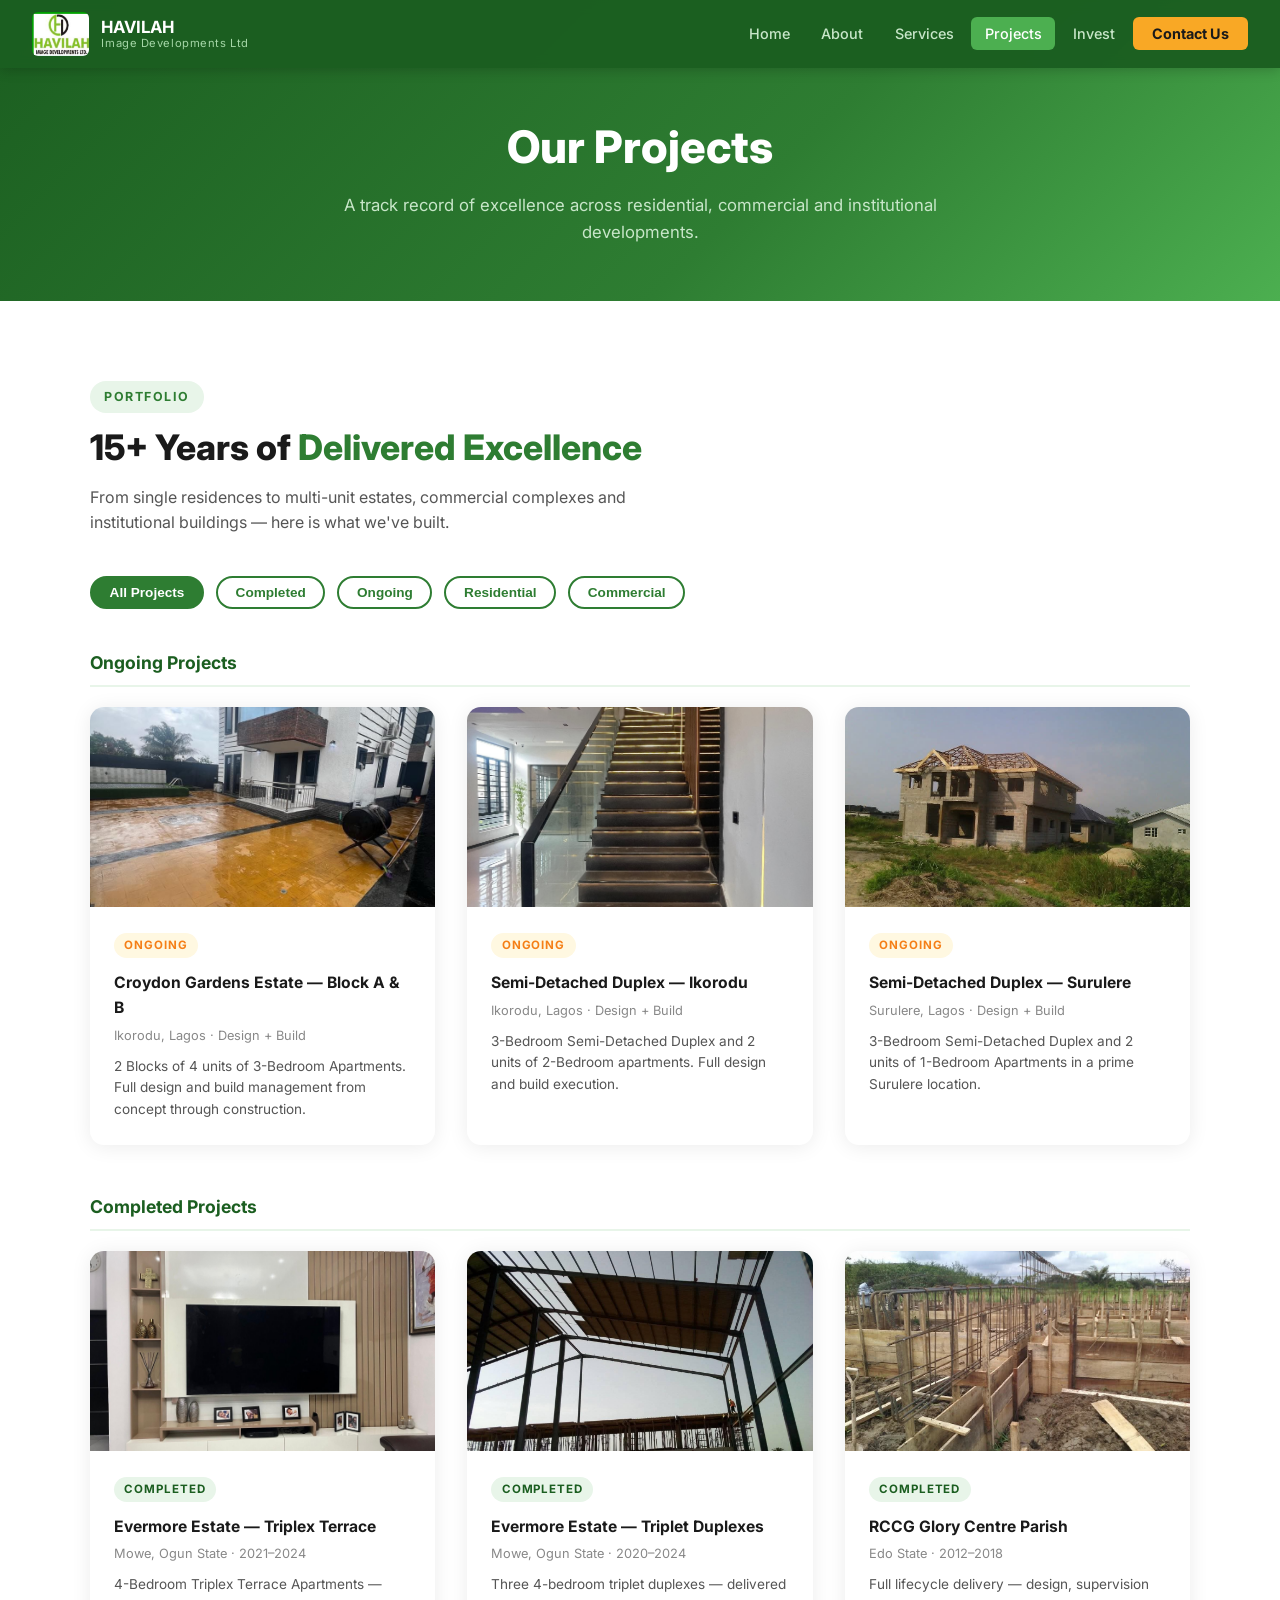
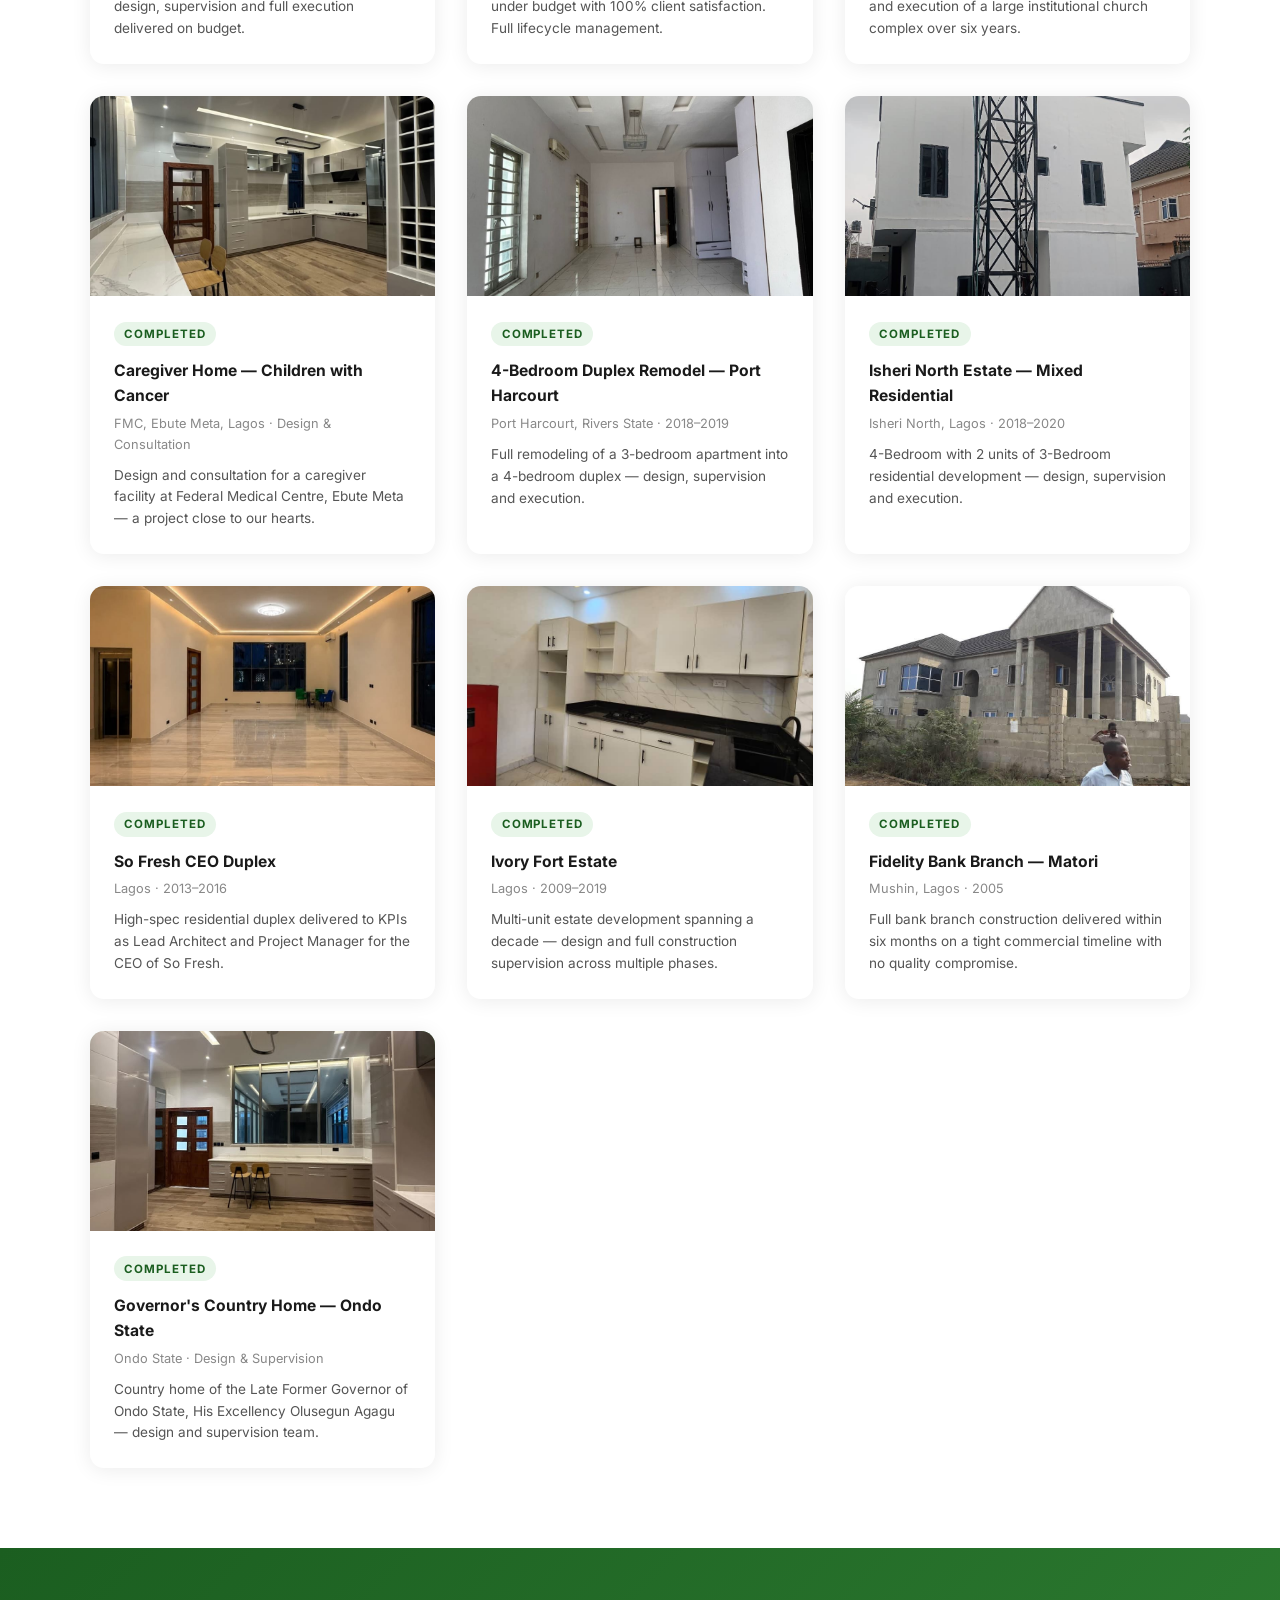
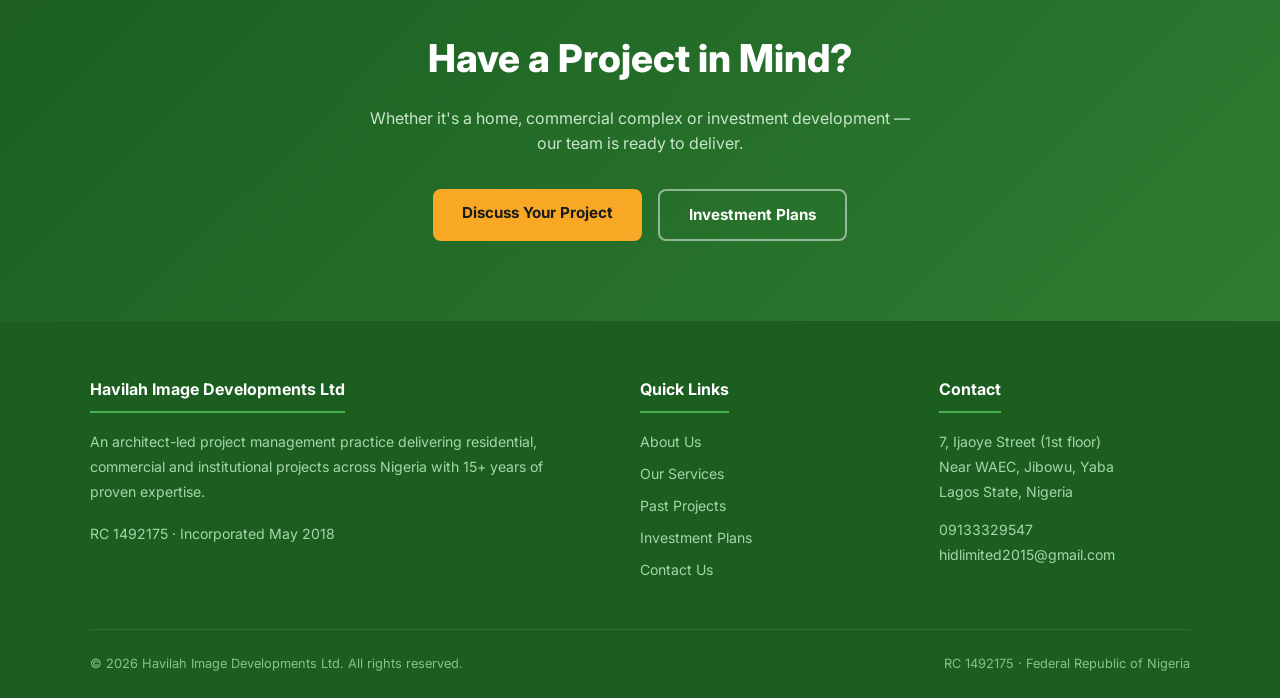
<file: projects.html>
<!DOCTYPE html>
<html lang="en">
<head>
  <meta charset="UTF-8" />
  <meta name="viewport" content="width=device-width, initial-scale=1.0" />
  <title>Projects — Havilah Image Developments Ltd</title>
  <meta name="description" content="Explore Havilah Image Developments Ltd's portfolio of completed and ongoing residential, commercial and institutional projects across Nigeria." />
  <link rel="icon" type="image/x-icon" href="/favicon.ico" />
  <link rel="icon" type="image/png" sizes="32x32" href="/assets/images/favicon-32.png" />
  <link rel="icon" type="image/png" sizes="16x16" href="/assets/images/favicon-16.png" />
  <link rel="apple-touch-icon" sizes="180x180" href="/assets/images/apple-touch-icon.png" />
  <link rel="preconnect" href="https://fonts.googleapis.com" />
  <link href="https://fonts.googleapis.com/css2?family=Inter:wght@400;500;600;700;800&display=swap" rel="stylesheet" />
  <link rel="stylesheet" href="assets/css/style.css" />
  <style>
    [data-reveal] { opacity:0;transform:translateY(24px);transition:opacity 0.6s ease,transform 0.6s ease; }
    [data-reveal].revealed { opacity:1;transform:none; }

    .project-card {
      background: white;
      border-radius: 14px;
      box-shadow: 0 2px 20px rgba(0,0,0,0.08);
      overflow: hidden;
      transition: transform 0.2s, box-shadow 0.2s;
    }

    .project-card:hover {
      transform: translateY(-5px);
      box-shadow: 0 10px 40px rgba(0,0,0,0.13);
    }

    .project-img {
      width: 100%;
      height: 200px;
      object-fit: cover;
      display: block;
      background: linear-gradient(135deg, var(--green-pale), var(--green-main));
    }

    .project-img-placeholder {
      width: 100%;
      height: 200px;
      display: flex;
      align-items: center;
      justify-content: center;
      font-size: 3rem;
    }

    .project-body { padding: 1.5rem; }

    .project-body .status {
      display: inline-block;
      font-size: 0.72rem;
      font-weight: 700;
      text-transform: uppercase;
      letter-spacing: 0.08em;
      padding: 0.2rem 0.65rem;
      border-radius: 50px;
      margin-bottom: 0.75rem;
    }

    .status-completed { background: var(--green-pale); color: var(--green-dark); }
    .status-ongoing { background: #FFF8E1; color: #F57F17; }

    .project-body h3 { font-size: 0.98rem; font-weight: 700; color: var(--dark); margin-bottom: 0.35rem; }
    .project-body .meta { font-size: 0.8rem; color: #888; margin-bottom: 0.6rem; }
    .project-body p { font-size: 0.85rem; color: var(--gray-text); line-height: 1.6; }

    .filter-bar {
      display: flex;
      gap: 0.75rem;
      flex-wrap: wrap;
      margin-bottom: 2.5rem;
    }

    .filter-btn {
      padding: 0.45rem 1.1rem;
      border-radius: 50px;
      border: 2px solid var(--green-main);
      background: white;
      color: var(--green-main);
      font-size: 0.85rem;
      font-weight: 600;
      cursor: pointer;
      transition: all 0.2s;
    }

    .filter-btn.active, .filter-btn:hover {
      background: var(--green-main);
      color: white;
    }
    @media (max-width: 768px) {
      .project-body { padding: 1.25rem; }
      .filter-bar { gap: 0.5rem; }
      .filter-btn { padding: 0.4rem 0.85rem; font-size: 0.8rem; }
    }

    @media (max-width: 480px) {
      .project-img-placeholder { height: 160px; }
    }
  </style>
</head>
<body>

<!-- NAVBAR -->
<nav class="navbar">
  <a href="index.html" class="navbar-brand">
    <img src="/assets/images/logo.png" alt="Havilah Logo" style="height:44px;width:auto;border-radius:6px;" />
    <span>HAVILAH<small>Image Developments Ltd</small></span>
  </a>
  <button class="hamburger" aria-label="Menu"><span></span><span></span><span></span></button>
  <ul class="nav-links">
    <li><a href="index.html">Home</a></li>
    <li><a href="about.html">About</a></li>
    <li><a href="services.html">Services</a></li>
    <li><a href="projects.html">Projects</a></li>
    <li><a href="investment.html">Invest</a></li>
    <li><a href="contact.html" class="nav-cta">Contact Us</a></li>
  </ul>
</nav>

<div class="page-header">
  <h1>Our Projects</h1>
  <p>A track record of excellence across residential, commercial and institutional developments.</p>
</div>

<!-- PROJECTS -->
<section>
  <div class="container">
    <div data-reveal style="margin-bottom:1.5rem;">
      <span class="section-label">Portfolio</span>
      <h2 class="section-title">15+ Years of <span>Delivered Excellence</span></h2>
      <p class="section-subtitle">From single residences to multi-unit estates, commercial complexes and institutional buildings — here is what we've built.</p>
    </div>

    <div class="filter-bar" data-reveal>
      <button class="filter-btn active" data-filter="all">All Projects</button>
      <button class="filter-btn" data-filter="completed">Completed</button>
      <button class="filter-btn" data-filter="ongoing">Ongoing</button>
      <button class="filter-btn" data-filter="residential">Residential</button>
      <button class="filter-btn" data-filter="commercial">Commercial</button>
    </div>

    <!-- ONGOING -->
    <h3 style="font-size:1.1rem;font-weight:700;color:var(--green-dark);margin-bottom:1.25rem;padding-bottom:0.5rem;border-bottom:2px solid var(--green-pale);" data-reveal>Ongoing Projects</h3>
    <div class="grid-3" style="margin-bottom:3rem;" data-reveal>
      <div class="project-card" data-category="ongoing residential">
        <img src="/assets/images/croydon-gate.jpeg" alt="Croydon Gardens Estate" class="project-img" />
        <div class="project-body">
          <span class="status status-ongoing">Ongoing</span>
          <h3>Croydon Gardens Estate — Block A & B</h3>
          <div class="meta">Ikorodu, Lagos · Design + Build</div>
          <p>2 Blocks of 4 units of 3-Bedroom Apartments. Full design and build management from concept through construction.</p>
        </div>
      </div>
      <div class="project-card" data-category="ongoing residential">
<img src="/assets/images/project-hero.jpeg" alt="Semi-Detached Duplex Ikorodu" class="project-img" />
        <div class="project-body">
          <span class="status status-ongoing">Ongoing</span>
          <h3>Semi-Detached Duplex — Ikorodu</h3>
          <div class="meta">Ikorodu, Lagos · Design + Build</div>
          <p>3-Bedroom Semi-Detached Duplex and 2 units of 2-Bedroom apartments. Full design and build execution.</p>
        </div>
      </div>
      <div class="project-card" data-category="ongoing residential">
<img src="/assets/images/project-construction-2.jpeg" alt="Semi-Detached Duplex Surulere" class="project-img" />
        <div class="project-body">
          <span class="status status-ongoing">Ongoing</span>
          <h3>Semi-Detached Duplex — Surulere</h3>
          <div class="meta">Surulere, Lagos · Design + Build</div>
          <p>3-Bedroom Semi-Detached Duplex and 2 units of 1-Bedroom Apartments in a prime Surulere location.</p>
        </div>
      </div>
    </div>

    <!-- COMPLETED -->
    <h3 style="font-size:1.1rem;font-weight:700;color:var(--green-dark);margin-bottom:1.25rem;padding-bottom:0.5rem;border-bottom:2px solid var(--green-pale);" data-reveal>Completed Projects</h3>
    <div class="grid-3" data-reveal>
      <div class="project-card" data-category="completed residential">
<img src="/assets/images/project-evermore.jpeg" alt="Evermore Estate Triplex Terrace" class="project-img" />
        <div class="project-body">
          <span class="status status-completed">Completed</span>
          <h3>Evermore Estate — Triplex Terrace</h3>
          <div class="meta">Mowe, Ogun State · 2021–2024</div>
          <p>4-Bedroom Triplex Terrace Apartments — design, supervision and full execution delivered on budget.</p>
        </div>
      </div>
      <div class="project-card" data-category="completed residential">
        <img src="/assets/images/project-construction-1.jpeg" alt="Evermore Estate Triplet Duplexes" class="project-img" />
        <div class="project-body">
          <span class="status status-completed">Completed</span>
          <h3>Evermore Estate — Triplet Duplexes</h3>
          <div class="meta">Mowe, Ogun State · 2020–2024</div>
          <p>Three 4-bedroom triplet duplexes — delivered under budget with 100% client satisfaction. Full lifecycle management.</p>
        </div>
      </div>
      <div class="project-card" data-category="completed institutional">
<img src="/assets/images/project-construction-3.jpeg" alt="RCCG Glory Centre Parish" class="project-img" />
        <div class="project-body">
          <span class="status status-completed">Completed</span>
          <h3>RCCG Glory Centre Parish</h3>
          <div class="meta">Edo State · 2012–2018</div>
          <p>Full lifecycle delivery — design, supervision and execution of a large institutional church complex over six years.</p>
        </div>
      </div>
      <div class="project-card" data-category="completed institutional">
<img src="/assets/images/project-caregiver-home.jpeg" alt="Caregiver Home for Children with Cancer" class="project-img" />
        <div class="project-body">
          <span class="status status-completed">Completed</span>
          <h3>Caregiver Home — Children with Cancer</h3>
          <div class="meta">FMC, Ebute Meta, Lagos · Design & Consultation</div>
          <p>Design and consultation for a caregiver facility at Federal Medical Centre, Ebute Meta — a project close to our hearts.</p>
        </div>
      </div>
      <div class="project-card" data-category="completed residential">
        <img src="/assets/images/project-port-harcourt.jpeg" alt="4-Bedroom Duplex Remodel Port Harcourt" class="project-img" />
        <div class="project-body">
          <span class="status status-completed">Completed</span>
          <h3>4-Bedroom Duplex Remodel — Port Harcourt</h3>
          <div class="meta">Port Harcourt, Rivers State · 2018–2019</div>
          <p>Full remodeling of a 3-bedroom apartment into a 4-bedroom duplex — design, supervision and execution.</p>
        </div>
      </div>
      <div class="project-card" data-category="completed residential">
<img src="/assets/images/project-ishori-estate.jpeg" alt="Isheri North Estate" class="project-img" />
        <div class="project-body">
          <span class="status status-completed">Completed</span>
          <h3>Isheri North Estate — Mixed Residential</h3>
          <div class="meta">Isheri North, Lagos · 2018–2020</div>
          <p>4-Bedroom with 2 units of 3-Bedroom residential development — design, supervision and execution.</p>
        </div>
      </div>
      <div class="project-card" data-category="completed commercial residential">
<img src="/assets/images/project-office.jpeg" alt="So Fresh CEO Duplex" class="project-img" />
        <div class="project-body">
          <span class="status status-completed">Completed</span>
          <h3>So Fresh CEO Duplex</h3>
          <div class="meta">Lagos · 2013–2016</div>
          <p>High-spec residential duplex delivered to KPIs as Lead Architect and Project Manager for the CEO of So Fresh.</p>
        </div>
      </div>
      <div class="project-card" data-category="completed residential">
<img src="/assets/images/project-banner.jpeg" alt="Ivory Fort Estate" class="project-img" />
        <div class="project-body">
          <span class="status status-completed">Completed</span>
          <h3>Ivory Fort Estate</h3>
          <div class="meta">Lagos · 2009–2019</div>
          <p>Multi-unit estate development spanning a decade — design and full construction supervision across multiple phases.</p>
        </div>
      </div>
      <div class="project-card" data-category="completed commercial">
<img src="/assets/images/project-roof.jpeg" alt="Fidelity Bank Matori" class="project-img" />
        <div class="project-body">
          <span class="status status-completed">Completed</span>
          <h3>Fidelity Bank Branch — Matori</h3>
          <div class="meta">Mushin, Lagos · 2005</div>
          <p>Full bank branch construction delivered within six months on a tight commercial timeline with no quality compromise.</p>
        </div>
      </div>
      <div class="project-card" data-category="completed residential">
<img src="/assets/images/project-interior.jpeg" alt="Governor Country Home Ondo State" class="project-img" />
        <div class="project-body">
          <span class="status status-completed">Completed</span>
          <h3>Governor's Country Home — Ondo State</h3>
          <div class="meta">Ondo State · Design & Supervision</div>
          <p>Country home of the Late Former Governor of Ondo State, His Excellency Olusegun Agagu — design and supervision team.</p>
        </div>
      </div>
    </div>
  </div>
</section>

<!-- CTA -->
<div class="cta-band">
  <h2>Have a Project in Mind?</h2>
  <p>Whether it's a home, commercial complex or investment development — our team is ready to deliver.</p>
  <div class="btn-actions">
    <a href="contact.html" class="btn btn-gold">Discuss Your Project</a>
    <a href="investment.html" class="btn btn-outline" style="color:white;border-color:rgba(255,255,255,0.5);">Investment Plans</a>
  </div>
</div>

<!-- FOOTER -->
<footer class="footer">
  <div class="footer-grid">
    <div>
      <h4>Havilah Image Developments Ltd</h4>
      <p>An architect-led project management practice delivering residential, commercial and institutional projects across Nigeria with 15+ years of proven expertise.</p>
      <p style="margin-top:1rem;">RC 1492175 · Incorporated May 2018</p>
    </div>
    <div>
      <h4>Quick Links</h4>
      <ul>
        <li><a href="about.html">About Us</a></li>
        <li><a href="services.html">Our Services</a></li>
        <li><a href="projects.html">Past Projects</a></li>
        <li><a href="investment.html">Investment Plans</a></li>
        <li><a href="contact.html">Contact Us</a></li>
      </ul>
    </div>
    <div>
      <h4>Contact</h4>
      <p>7, Ijaoye Street (1st floor)<br>Near WAEC, Jibowu, Yaba<br>Lagos State, Nigeria</p>
      <p style="margin-top:0.75rem;"><a href="tel:09133329547">09133329547</a></p>
      <p><a href="mailto:hidlimited2015@gmail.com">hidlimited2015@gmail.com</a></p>
    </div>
  </div>
  <div class="footer-bottom">
    <span>&copy; 2026 Havilah Image Developments Ltd. All rights reserved.</span>
    <span>RC 1492175 · Federal Republic of Nigeria</span>
  </div>
</footer>

<script src="assets/js/main.js"></script>
<script src="https://identity.netlify.com/v1/netlify-identity-widget.js"></script>
<script>
  // Filter functionality
  const filterBtns = document.querySelectorAll('.filter-btn');
  const projectCards = document.querySelectorAll('.project-card');

  filterBtns.forEach(btn => {
    btn.addEventListener('click', () => {
      filterBtns.forEach(b => b.classList.remove('active'));
      btn.classList.add('active');
      const filter = btn.dataset.filter;
      projectCards.forEach(card => {
        const cats = card.dataset.category || '';
        if (filter === 'all' || cats.includes(filter)) {
          card.style.display = 'block';
        } else {
          card.style.display = 'none';
        }
      });
    });
  });
</script>
</body>
</html>
</file>
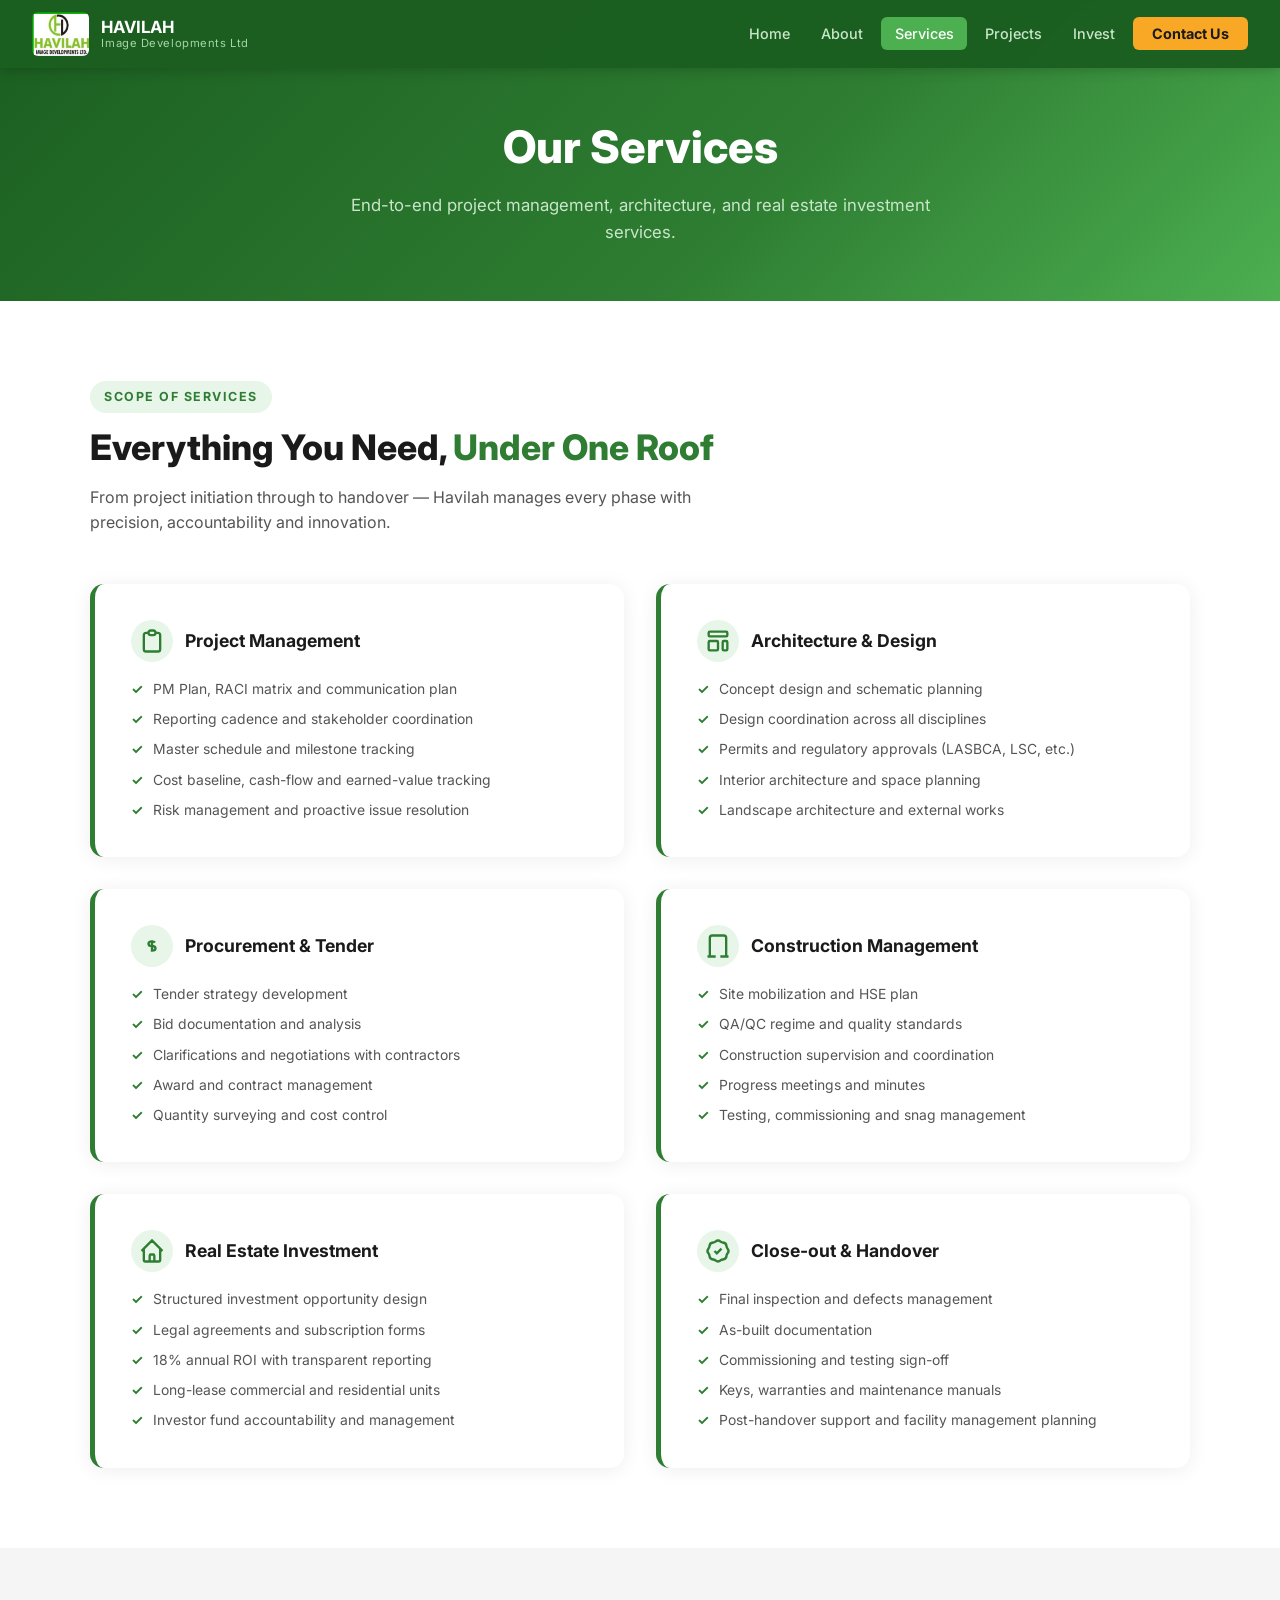
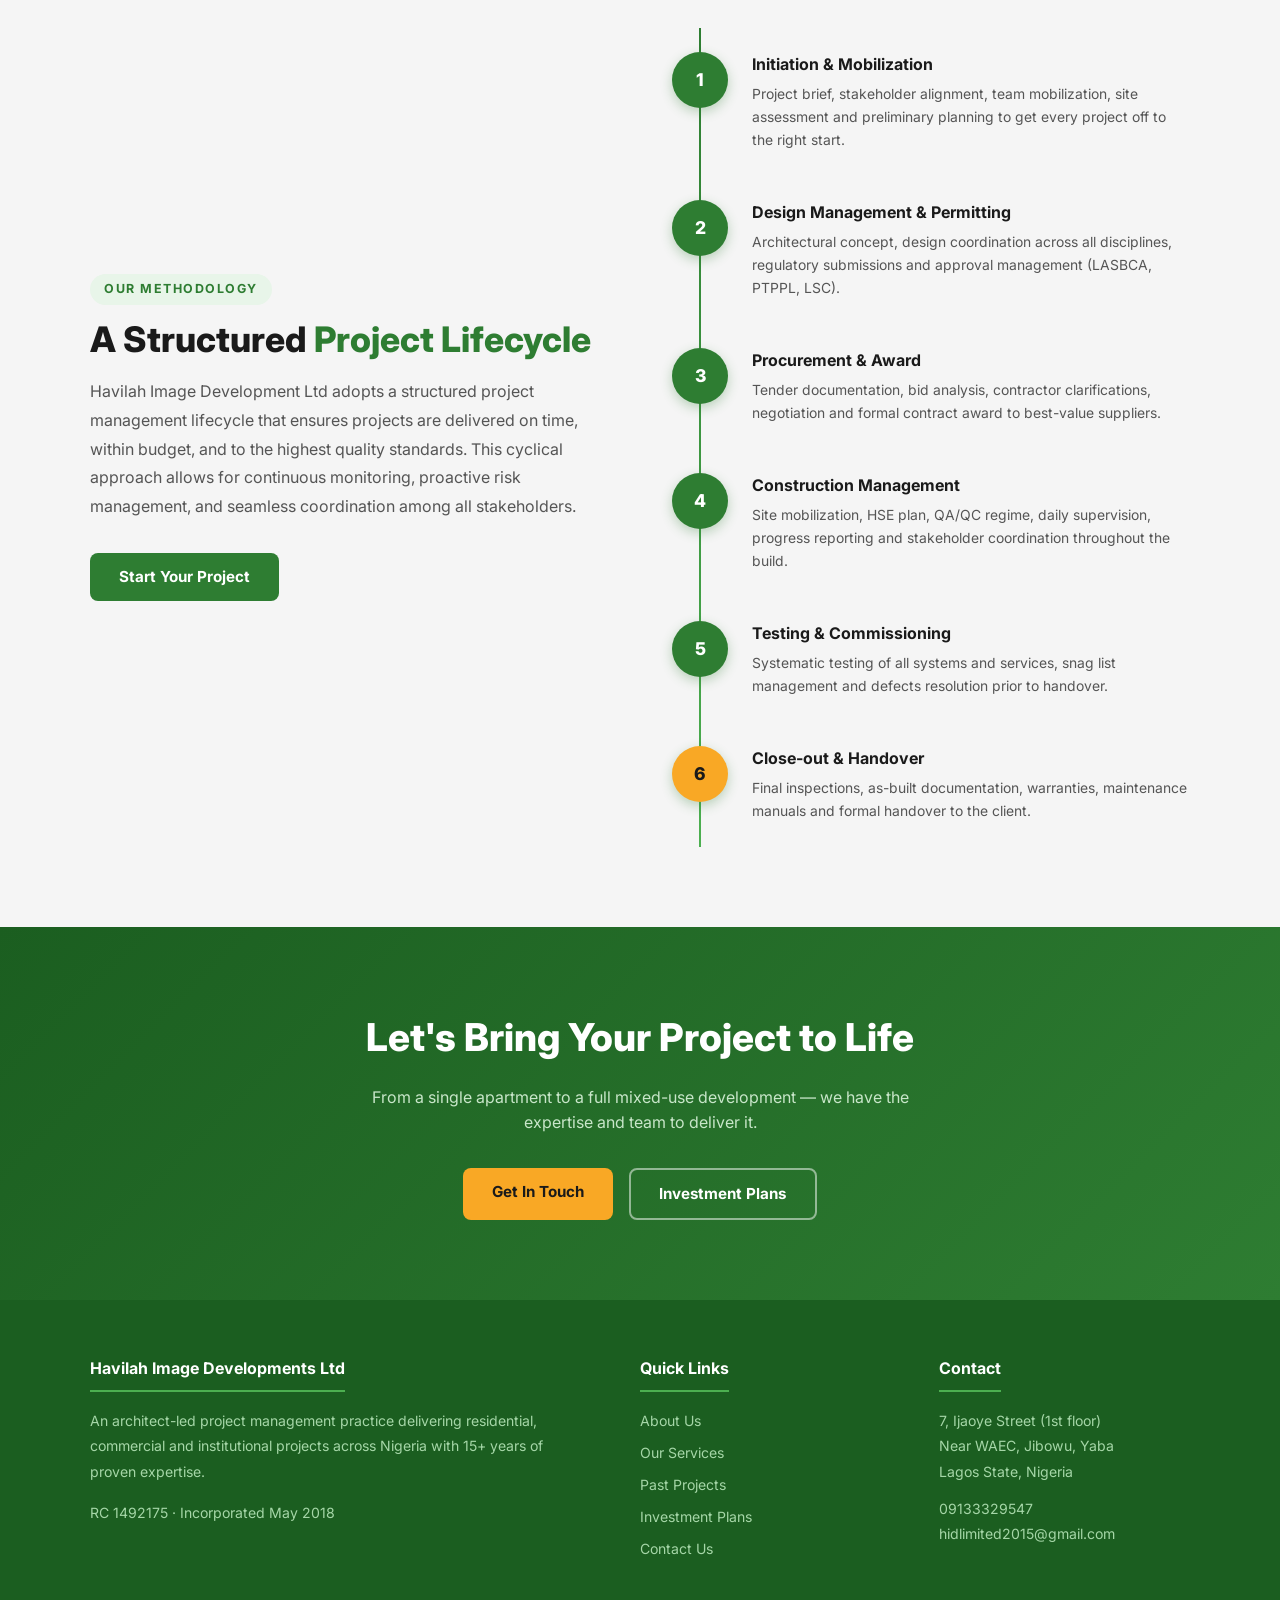
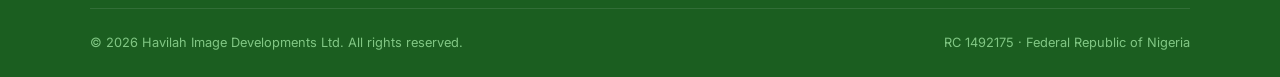
<file: services.html>
<!DOCTYPE html>
<html lang="en">
<head>
  <meta charset="UTF-8" />
  <meta name="viewport" content="width=device-width, initial-scale=1.0" />
  <title>Services — Havilah Image Developments Ltd</title>
  <meta name="description" content="Full-lifecycle project management services from Havilah Image Developments Ltd — architecture, construction supervision, procurement, and more." />
  <link rel="icon" type="image/x-icon" href="/favicon.ico" />
  <link rel="icon" type="image/png" sizes="32x32" href="/assets/images/favicon-32.png" />
  <link rel="icon" type="image/png" sizes="16x16" href="/assets/images/favicon-16.png" />
  <link rel="apple-touch-icon" sizes="180x180" href="/assets/images/apple-touch-icon.png" />
  <link rel="preconnect" href="https://fonts.googleapis.com" />
  <link href="https://fonts.googleapis.com/css2?family=Inter:wght@400;500;600;700;800&display=swap" rel="stylesheet" />
  <link rel="stylesheet" href="assets/css/style.css" />
  <style>
    [data-reveal] { opacity:0;transform:translateY(24px);transition:opacity 0.6s ease,transform 0.6s ease; }
    [data-reveal].revealed { opacity:1;transform:none; }

    .lifecycle-steps {
      display: flex;
      flex-direction: column;
      gap: 0;
      position: relative;
    }

    .lifecycle-steps::before {
      content: '';
      position: absolute;
      left: 27px;
      top: 0; bottom: 0;
      width: 2px;
      background: linear-gradient(to bottom, var(--green-main), var(--green-light));
    }

    .lifecycle-step {
      display: flex;
      gap: 1.5rem;
      padding: 1.5rem 0;
      position: relative;
    }

    .step-num {
      width: 56px;
      height: 56px;
      border-radius: 50%;
      background: var(--green-main);
      color: white;
      font-weight: 800;
      font-size: 1.1rem;
      display: flex;
      align-items: center;
      justify-content: center;
      flex-shrink: 0;
      z-index: 1;
      box-shadow: 0 4px 12px rgba(46,125,50,0.3);
    }

    .step-content h3 { font-size: 1rem; font-weight: 700; margin-bottom: 0.35rem; color: var(--dark); }
    .step-content p { font-size: 0.87rem; color: var(--gray-text); line-height: 1.65; }

    .service-detail {
      background: white;
      border-radius: 14px;
      box-shadow: 0 2px 20px rgba(0,0,0,0.07);
      padding: 2.25rem;
      border-left: 5px solid var(--green-main);
    }

    .service-detail h3 {
      font-size: 1.1rem; font-weight: 700;
      color: var(--dark); margin-bottom: 1rem;
      display: flex; align-items: center; gap: 0.75rem;
    }

    .service-detail ul {
      list-style: none;
      display: flex;
      flex-direction: column;
      gap: 0.5rem;
    }

    .service-detail ul li {
      display: flex;
      gap: 0.6rem;
      font-size: 0.87rem;
      color: var(--gray-text);
    }

    .service-detail ul li::before {
      content: '✓';
      color: var(--green-main);
      font-weight: 700;
      flex-shrink: 0;
    }
    @media (max-width: 768px) {
      .service-detail { padding: 1.5rem; }
      .lifecycle-steps::before { left: 23px; }
      .step-num { width: 46px; height: 46px; font-size: 1rem; }
    }

    @media (max-width: 480px) {
      .lifecycle-step { gap: 1rem; }
      .service-detail h3 { font-size: 0.95rem; }
    }
  </style>
</head>
<body>

<!-- NAVBAR -->
<nav class="navbar">
  <a href="index.html" class="navbar-brand">
    <img src="/assets/images/logo.png" alt="Havilah Logo" style="height:44px;width:auto;border-radius:6px;" />
    <span>HAVILAH<small>Image Developments Ltd</small></span>
  </a>
  <button class="hamburger" aria-label="Menu"><span></span><span></span><span></span></button>
  <ul class="nav-links">
    <li><a href="index.html">Home</a></li>
    <li><a href="about.html">About</a></li>
    <li><a href="services.html">Services</a></li>
    <li><a href="projects.html">Projects</a></li>
    <li><a href="investment.html">Invest</a></li>
    <li><a href="contact.html" class="nav-cta">Contact Us</a></li>
  </ul>
</nav>

<div class="page-header">
  <h1>Our Services</h1>
  <p>End-to-end project management, architecture, and real estate investment services.</p>
</div>

<!-- SCOPE OVERVIEW -->
<section>
  <div class="container">
    <div data-reveal style="margin-bottom:3rem;">
      <span class="section-label">Scope of Services</span>
      <h2 class="section-title">Everything You Need, <span>Under One Roof</span></h2>
      <p class="section-subtitle">From project initiation through to handover — Havilah manages every phase with precision, accountability and innovation.</p>
    </div>
    <div class="grid-2" data-reveal style="gap:2rem;">
      <div class="service-detail">
        <h3>
          <div class="icon-circle" style="margin:0;flex-shrink:0;width:42px;height:42px;">
            <svg fill="none" stroke-width="2" viewBox="0 0 24 24"><path d="M9 5H7a2 2 0 00-2 2v12a2 2 0 002 2h10a2 2 0 002-2V7a2 2 0 00-2-2h-2M9 5a2 2 0 002 2h2a2 2 0 002-2M9 5a2 2 0 012-2h2a2 2 0 012 2"/></svg>
          </div>
          Project Management
        </h3>
        <ul>
          <li>PM Plan, RACI matrix and communication plan</li>
          <li>Reporting cadence and stakeholder coordination</li>
          <li>Master schedule and milestone tracking</li>
          <li>Cost baseline, cash-flow and earned-value tracking</li>
          <li>Risk management and proactive issue resolution</li>
        </ul>
      </div>
      <div class="service-detail">
        <h3>
          <div class="icon-circle" style="margin:0;flex-shrink:0;width:42px;height:42px;">
            <svg fill="none" stroke-width="2" viewBox="0 0 24 24"><path d="M4 5a1 1 0 011-1h14a1 1 0 011 1v2a1 1 0 01-1 1H5a1 1 0 01-1-1V5zM4 13a1 1 0 011-1h6a1 1 0 011 1v6a1 1 0 01-1 1H5a1 1 0 01-1-1v-6zM16 13a1 1 0 011-1h2a1 1 0 011 1v6a1 1 0 01-1 1h-2a1 1 0 01-1-1v-6z"/></svg>
          </div>
          Architecture & Design
        </h3>
        <ul>
          <li>Concept design and schematic planning</li>
          <li>Design coordination across all disciplines</li>
          <li>Permits and regulatory approvals (LASBCA, LSC, etc.)</li>
          <li>Interior architecture and space planning</li>
          <li>Landscape architecture and external works</li>
        </ul>
      </div>
      <div class="service-detail">
        <h3>
          <div class="icon-circle" style="margin:0;flex-shrink:0;width:42px;height:42px;">
            <svg fill="none" stroke-width="2" viewBox="0 0 24 24"><path d="M12 8c-1.657 0-3 .895-3 2s1.343 2 3 2 3 .895 3 2-1.343 2-3 2m0-8c1.11 0 2.08.402 2.599 1M12 8V7m0 1v8m0 0v1"/></svg>
          </div>
          Procurement & Tender
        </h3>
        <ul>
          <li>Tender strategy development</li>
          <li>Bid documentation and analysis</li>
          <li>Clarifications and negotiations with contractors</li>
          <li>Award and contract management</li>
          <li>Quantity surveying and cost control</li>
        </ul>
      </div>
      <div class="service-detail">
        <h3>
          <div class="icon-circle" style="margin:0;flex-shrink:0;width:42px;height:42px;">
            <svg fill="none" stroke-width="2" viewBox="0 0 24 24"><path d="M19 21V5a2 2 0 00-2-2H7a2 2 0 00-2 2v16m14 0h2m-2 0h-5m-9 0H3m2 0h5"/></svg>
          </div>
          Construction Management
        </h3>
        <ul>
          <li>Site mobilization and HSE plan</li>
          <li>QA/QC regime and quality standards</li>
          <li>Construction supervision and coordination</li>
          <li>Progress meetings and minutes</li>
          <li>Testing, commissioning and snag management</li>
        </ul>
      </div>
      <div class="service-detail">
        <h3>
          <div class="icon-circle" style="margin:0;flex-shrink:0;width:42px;height:42px;">
            <svg fill="none" stroke-width="2" viewBox="0 0 24 24"><path d="M3 12l2-2m0 0l7-7 7 7M5 10v10a1 1 0 001 1h3m10-11l2 2m-2-2v10a1 1 0 01-1 1h-3m-6 0a1 1 0 001-1v-4a1 1 0 011-1h2a1 1 0 011 1v4a1 1 0 001 1m-6 0h6"/></svg>
          </div>
          Real Estate Investment
        </h3>
        <ul>
          <li>Structured investment opportunity design</li>
          <li>Legal agreements and subscription forms</li>
          <li>18% annual ROI with transparent reporting</li>
          <li>Long-lease commercial and residential units</li>
          <li>Investor fund accountability and management</li>
        </ul>
      </div>
      <div class="service-detail">
        <h3>
          <div class="icon-circle" style="margin:0;flex-shrink:0;width:42px;height:42px;">
            <svg fill="none" stroke-width="2" viewBox="0 0 24 24"><path d="M9 12l2 2 4-4M7.835 4.697a3.42 3.42 0 001.946-.806 3.42 3.42 0 014.438 0 3.42 3.42 0 001.946.806 3.42 3.42 0 013.138 3.138 3.42 3.42 0 00.806 1.946 3.42 3.42 0 010 4.438 3.42 3.42 0 00-.806 1.946 3.42 3.42 0 01-3.138 3.138 3.42 3.42 0 00-1.946.806 3.42 3.42 0 01-4.438 0 3.42 3.42 0 00-1.946-.806 3.42 3.42 0 01-3.138-3.138 3.42 3.42 0 00-.806-1.946 3.42 3.42 0 010-4.438 3.42 3.42 0 00.806-1.946 3.42 3.42 0 013.138-3.138z"/></svg>
          </div>
          Close-out & Handover
        </h3>
        <ul>
          <li>Final inspection and defects management</li>
          <li>As-built documentation</li>
          <li>Commissioning and testing sign-off</li>
          <li>Keys, warranties and maintenance manuals</li>
          <li>Post-handover support and facility management planning</li>
        </ul>
      </div>
    </div>
  </div>
</section>

<!-- LIFECYCLE -->
<section style="background:var(--gray-light);">
  <div class="container">
    <div class="grid-2" style="gap:4rem;align-items:center;" data-reveal>
      <div>
        <span class="section-label">Our Methodology</span>
        <h2 class="section-title">A Structured <span>Project Lifecycle</span></h2>
        <p style="color:var(--gray-text);margin-bottom:2rem;line-height:1.8;">Havilah Image Development Ltd adopts a structured project management lifecycle that ensures projects are delivered on time, within budget, and to the highest quality standards. This cyclical approach allows for continuous monitoring, proactive risk management, and seamless coordination among all stakeholders.</p>
        <a href="contact.html" class="btn btn-primary">Start Your Project</a>
      </div>
      <div class="lifecycle-steps">
        <div class="lifecycle-step">
          <div class="step-num">1</div>
          <div class="step-content">
            <h3>Initiation & Mobilization</h3>
            <p>Project brief, stakeholder alignment, team mobilization, site assessment and preliminary planning to get every project off to the right start.</p>
          </div>
        </div>
        <div class="lifecycle-step">
          <div class="step-num">2</div>
          <div class="step-content">
            <h3>Design Management & Permitting</h3>
            <p>Architectural concept, design coordination across all disciplines, regulatory submissions and approval management (LASBCA, PTPPL, LSC).</p>
          </div>
        </div>
        <div class="lifecycle-step">
          <div class="step-num">3</div>
          <div class="step-content">
            <h3>Procurement & Award</h3>
            <p>Tender documentation, bid analysis, contractor clarifications, negotiation and formal contract award to best-value suppliers.</p>
          </div>
        </div>
        <div class="lifecycle-step">
          <div class="step-num">4</div>
          <div class="step-content">
            <h3>Construction Management</h3>
            <p>Site mobilization, HSE plan, QA/QC regime, daily supervision, progress reporting and stakeholder coordination throughout the build.</p>
          </div>
        </div>
        <div class="lifecycle-step">
          <div class="step-num">5</div>
          <div class="step-content">
            <h3>Testing & Commissioning</h3>
            <p>Systematic testing of all systems and services, snag list management and defects resolution prior to handover.</p>
          </div>
        </div>
        <div class="lifecycle-step">
          <div class="step-num" style="background:var(--gold);color:#1a1a1a;">6</div>
          <div class="step-content">
            <h3>Close-out & Handover</h3>
            <p>Final inspections, as-built documentation, warranties, maintenance manuals and formal handover to the client.</p>
          </div>
        </div>
      </div>
    </div>
  </div>
</section>

<!-- CTA -->
<div class="cta-band">
  <h2>Let's Bring Your Project to Life</h2>
  <p>From a single apartment to a full mixed-use development — we have the expertise and team to deliver it.</p>
  <div class="btn-actions">
    <a href="contact.html" class="btn btn-gold">Get In Touch</a>
    <a href="investment.html" class="btn btn-outline" style="color:white;border-color:rgba(255,255,255,0.5);">Investment Plans</a>
  </div>
</div>

<!-- FOOTER -->
<footer class="footer">
  <div class="footer-grid">
    <div>
      <h4>Havilah Image Developments Ltd</h4>
      <p>An architect-led project management practice delivering residential, commercial and institutional projects across Nigeria with 15+ years of proven expertise.</p>
      <p style="margin-top:1rem;">RC 1492175 · Incorporated May 2018</p>
    </div>
    <div>
      <h4>Quick Links</h4>
      <ul>
        <li><a href="about.html">About Us</a></li>
        <li><a href="services.html">Our Services</a></li>
        <li><a href="projects.html">Past Projects</a></li>
        <li><a href="investment.html">Investment Plans</a></li>
        <li><a href="contact.html">Contact Us</a></li>
      </ul>
    </div>
    <div>
      <h4>Contact</h4>
      <p>7, Ijaoye Street (1st floor)<br>Near WAEC, Jibowu, Yaba<br>Lagos State, Nigeria</p>
      <p style="margin-top:0.75rem;"><a href="tel:09133329547">09133329547</a></p>
      <p><a href="mailto:hidlimited2015@gmail.com">hidlimited2015@gmail.com</a></p>
    </div>
  </div>
  <div class="footer-bottom">
    <span>&copy; 2026 Havilah Image Developments Ltd. All rights reserved.</span>
    <span>RC 1492175 · Federal Republic of Nigeria</span>
  </div>
</footer>

<script src="assets/js/main.js"></script>
<script src="https://identity.netlify.com/v1/netlify-identity-widget.js"></script>
</body>
</html>
</file>
<file: assets/css/style.css>
/* Havilah Image Developments Ltd - Custom Styles */

:root {
  --green-dark: #1B5E20;
  --green-main: #2E7D32;
  --green-light: #4CAF50;
  --green-pale: #E8F5E9;
  --gold: #F9A825;
  --white: #ffffff;
  --gray-light: #f5f5f5;
  --gray-text: #555555;
  --dark: #1a1a1a;
}

* {
  margin: 0;
  padding: 0;
  box-sizing: border-box;
}

html {
  scroll-behavior: smooth;
}

body {
  font-family: 'Inter', 'Segoe UI', sans-serif;
  color: var(--dark);
  line-height: 1.6;
}

/* ── NAVBAR ── */
.navbar {
  position: fixed;
  top: 0;
  width: 100%;
  z-index: 1000;
  background: rgba(27, 94, 32, 0.97);
  backdrop-filter: blur(6px);
  padding: 0 2rem;
  display: flex;
  align-items: center;
  justify-content: space-between;
  height: 68px;
  box-shadow: 0 2px 12px rgba(0,0,0,0.2);
}

.navbar-brand {
  display: flex;
  align-items: center;
  gap: 0.75rem;
  text-decoration: none;
}

.navbar-brand img {
  height: 44px;
}

.navbar-brand span {
  color: white;
  font-weight: 700;
  font-size: 1.05rem;
  line-height: 1.2;
}

.navbar-brand span small {
  display: block;
  font-weight: 400;
  font-size: 0.7rem;
  color: #a5d6a7;
  letter-spacing: 0.05em;
}

.nav-links {
  display: flex;
  align-items: center;
  gap: 0.25rem;
  list-style: none;
}

.nav-links a {
  color: #c8e6c9;
  text-decoration: none;
  padding: 0.5rem 0.85rem;
  border-radius: 6px;
  font-size: 0.9rem;
  font-weight: 500;
  transition: background 0.2s, color 0.2s;
}

.nav-links a:hover,
.nav-links a.active {
  background: var(--green-light);
  color: white;
}

.nav-cta {
  background: var(--gold) !important;
  color: #1a1a1a !important;
  font-weight: 700 !important;
  padding: 0.5rem 1.2rem !important;
}

.nav-cta:hover {
  background: #f57f17 !important;
}

/* Hamburger */
.hamburger {
  display: none;
  flex-direction: column;
  gap: 5px;
  background: none;
  border: none;
  cursor: pointer;
  padding: 0.25rem;
}

.hamburger span {
  display: block;
  width: 26px;
  height: 2px;
  background: white;
  border-radius: 2px;
  transition: 0.3s;
}

/* ── PAGE HEADER BANNER ── */
.page-header {
  background: linear-gradient(135deg, var(--green-dark) 0%, var(--green-main) 60%, var(--green-light) 100%);
  padding: 7rem 2rem 3.5rem;
  text-align: center;
  color: white;
}

.page-header h1 {
  font-size: clamp(1.8rem, 4vw, 2.8rem);
  font-weight: 800;
  margin-bottom: 0.5rem;
}

.page-header p {
  font-size: 1.05rem;
  color: #c8e6c9;
  max-width: 600px;
  margin: 0 auto;
}

/* ── SECTIONS ── */
section {
  padding: 5rem 2rem;
}

.container {
  max-width: 1100px;
  margin: 0 auto;
}

.section-label {
  display: inline-block;
  background: var(--green-pale);
  color: var(--green-main);
  font-size: 0.78rem;
  font-weight: 700;
  letter-spacing: 0.12em;
  text-transform: uppercase;
  padding: 0.35rem 0.9rem;
  border-radius: 50px;
  margin-bottom: 0.75rem;
}

.section-title {
  font-size: clamp(1.6rem, 3.5vw, 2.2rem);
  font-weight: 800;
  color: var(--dark);
  margin-bottom: 1rem;
  line-height: 1.25;
}

.section-title span {
  color: var(--green-main);
}

.section-subtitle {
  color: var(--gray-text);
  max-width: 620px;
  font-size: 1rem;
  margin-bottom: 2.5rem;
}

/* ── BUTTONS ── */
.btn {
  display: inline-block;
  padding: 0.75rem 1.8rem;
  border-radius: 8px;
  font-weight: 700;
  font-size: 0.95rem;
  text-decoration: none;
  transition: all 0.2s;
  cursor: pointer;
  border: none;
}

.btn-primary {
  background: var(--green-main);
  color: white;
}

.btn-primary:hover {
  background: var(--green-dark);
  transform: translateY(-2px);
  box-shadow: 0 6px 20px rgba(46,125,50,0.3);
}

.btn-gold {
  background: var(--gold);
  color: #1a1a1a;
}

.btn-gold:hover {
  background: #f57f17;
  transform: translateY(-2px);
  box-shadow: 0 6px 20px rgba(249,168,37,0.35);
}

.btn-outline {
  background: transparent;
  color: var(--green-main);
  border: 2px solid var(--green-main);
}

.btn-outline:hover {
  background: var(--green-main);
  color: white;
}

/* ── CARDS ── */
.card {
  background: white;
  border-radius: 12px;
  box-shadow: 0 2px 16px rgba(0,0,0,0.07);
  padding: 2rem;
  transition: transform 0.2s, box-shadow 0.2s;
}

.card:hover {
  transform: translateY(-4px);
  box-shadow: 0 8px 32px rgba(0,0,0,0.12);
}

/* ── GRID UTILITIES ── */
.grid-2 {
  display: grid;
  grid-template-columns: repeat(2, 1fr);
  gap: 2rem;
}

.grid-3 {
  display: grid;
  grid-template-columns: repeat(3, 1fr);
  gap: 2rem;
}

.grid-4 {
  display: grid;
  grid-template-columns: repeat(4, 1fr);
  gap: 1.5rem;
}

/* ── TABLES ── */
.styled-table {
  width: 100%;
  border-collapse: collapse;
  font-size: 0.9rem;
}

.styled-table th {
  background: var(--green-main);
  color: white;
  padding: 0.9rem 1rem;
  text-align: left;
  font-weight: 600;
}

.styled-table td {
  padding: 0.85rem 1rem;
  border-bottom: 1px solid #e0e0e0;
  vertical-align: top;
}

.styled-table tr:nth-child(even) td {
  background: var(--green-pale);
}

.styled-table tr:last-child td {
  border-bottom: none;
}

/* ── FOOTER ── */
.footer {
  background: var(--green-dark);
  color: #c8e6c9;
  padding: 3.5rem 2rem 1.5rem;
}

.footer-grid {
  display: grid;
  grid-template-columns: 2fr 1fr 1fr;
  gap: 3rem;
  max-width: 1100px;
  margin: 0 auto 2.5rem;
}

.footer h4 {
  color: white;
  font-size: 1rem;
  font-weight: 700;
  margin-bottom: 1rem;
  padding-bottom: 0.5rem;
  border-bottom: 2px solid var(--green-light);
  display: inline-block;
}

.footer p, .footer a {
  font-size: 0.88rem;
  line-height: 1.8;
  color: #a5d6a7;
  text-decoration: none;
}

.footer a:hover {
  color: white;
}

.footer ul {
  list-style: none;
}

.footer ul li {
  margin-bottom: 0.4rem;
}

.footer-bottom {
  max-width: 1100px;
  margin: 0 auto;
  padding-top: 1.5rem;
  border-top: 1px solid rgba(255,255,255,0.1);
  display: flex;
  justify-content: space-between;
  align-items: center;
  font-size: 0.8rem;
  color: #81c784;
}

/* ── HIGHLIGHT BOX ── */
.highlight-box {
  background: var(--green-pale);
  border-left: 4px solid var(--green-main);
  padding: 1.25rem 1.5rem;
  border-radius: 0 8px 8px 0;
  margin: 1.5rem 0;
}

/* ── STAT BOX ── */
.stat-box {
  text-align: center;
  padding: 2rem 1rem;
}

.stat-box .number {
  font-size: 2.5rem;
  font-weight: 800;
  color: var(--green-main);
  line-height: 1;
}

.stat-box .label {
  font-size: 0.85rem;
  color: var(--gray-text);
  margin-top: 0.4rem;
  font-weight: 500;
}

/* ── BADGE ── */
.badge {
  display: inline-block;
  background: var(--gold);
  color: #1a1a1a;
  font-size: 0.75rem;
  font-weight: 700;
  padding: 0.2rem 0.65rem;
  border-radius: 50px;
}

/* ── ICON CIRCLE ── */
.icon-circle {
  width: 56px;
  height: 56px;
  border-radius: 50%;
  background: var(--green-pale);
  display: flex;
  align-items: center;
  justify-content: center;
  margin-bottom: 1rem;
}

.icon-circle svg {
  width: 28px;
  height: 28px;
  stroke: var(--green-main);
}

/* ── FORM STYLES ── */
.form-group {
  margin-bottom: 1.25rem;
}

.form-group label {
  display: block;
  font-size: 0.88rem;
  font-weight: 600;
  color: #333;
  margin-bottom: 0.4rem;
}

.form-group input,
.form-group select,
.form-group textarea {
  width: 100%;
  padding: 0.75rem 1rem;
  border: 1.5px solid #ddd;
  border-radius: 8px;
  font-size: 0.95rem;
  font-family: inherit;
  transition: border-color 0.2s;
  background: white;
}

.form-group input:focus,
.form-group select:focus,
.form-group textarea:focus {
  outline: none;
  border-color: var(--green-main);
  box-shadow: 0 0 0 3px rgba(46,125,50,0.1);
}

/* ── CTA BAND ── */
.cta-band {
  background: linear-gradient(135deg, var(--green-dark), var(--green-main));
  color: white;
  padding: 5rem 2rem;
  text-align: center;
}

.cta-band h2 {
  font-size: clamp(1.6rem, 4vw, 2.4rem);
  font-weight: 800;
  margin-bottom: 1rem;
}

.cta-band p {
  color: #c8e6c9;
  max-width: 540px;
  margin: 0 auto 2rem;
  font-size: 1rem;
}

.cta-band .btn-actions {
  display: flex;
  gap: 1rem;
  justify-content: center;
  flex-wrap: wrap;
}

/* ── MOBILE ── */
@media (max-width: 768px) {
  .hamburger { display: flex; }

  .nav-links {
    display: none;
    position: fixed;
    top: 68px;
    left: 0;
    right: 0;
    background: var(--green-dark);
    flex-direction: column;
    padding: 1rem;
    gap: 0.25rem;
    box-shadow: 0 8px 24px rgba(0,0,0,0.2);
  }

  .nav-links.open { display: flex; }

  .nav-links a {
    display: block;
    padding: 0.75rem 1rem;
    border-radius: 8px;
  }

  .grid-2, .grid-3, .grid-4 {
    grid-template-columns: 1fr;
  }

  .footer-grid {
    grid-template-columns: 1fr;
    gap: 2rem;
  }

  .footer-bottom {
    flex-direction: column;
    gap: 0.5rem;
    text-align: center;
  }

  /* Tables scroll horizontally on small screens */
  .table-wrap {
    overflow-x: auto;
    -webkit-overflow-scrolling: touch;
  }

  .styled-table {
    min-width: 520px;
  }

  /* Cards reduce padding */
  .card { padding: 1.25rem; }

  /* Plan cards stack */
  .plan-card { padding: 1.75rem 1.25rem; }

  /* Dividers hide on mobile */
  .divider-line { display: none; }

  /* Section padding tighter */
  section { padding: 3.5rem 1rem; }
}

@media (max-width: 480px) {
  section { padding: 2.5rem 1rem; }

  .navbar { padding: 0 1rem; }

  .navbar-brand span { font-size: 0.9rem; }

  .page-header { padding: 6rem 1rem 2.5rem; }

  /* Prevent any element exceeding viewport */
  * { max-width: 100%; }

  img { height: auto; }

  .btn {
    padding: 0.7rem 1.2rem;
    font-size: 0.88rem;
  }

  /* Hero card full width */
  .hero-card { padding: 1.25rem; }

  /* Stats grid 2-col on tiny screens */
  .stats-grid {
    grid-template-columns: repeat(2, 1fr) !important;
  }

  /* Section label smaller */
  .section-label { font-size: 0.72rem; }

  /* Footer tighter */
  .footer { padding: 2.5rem 1rem 1.5rem; }
}
</file>
